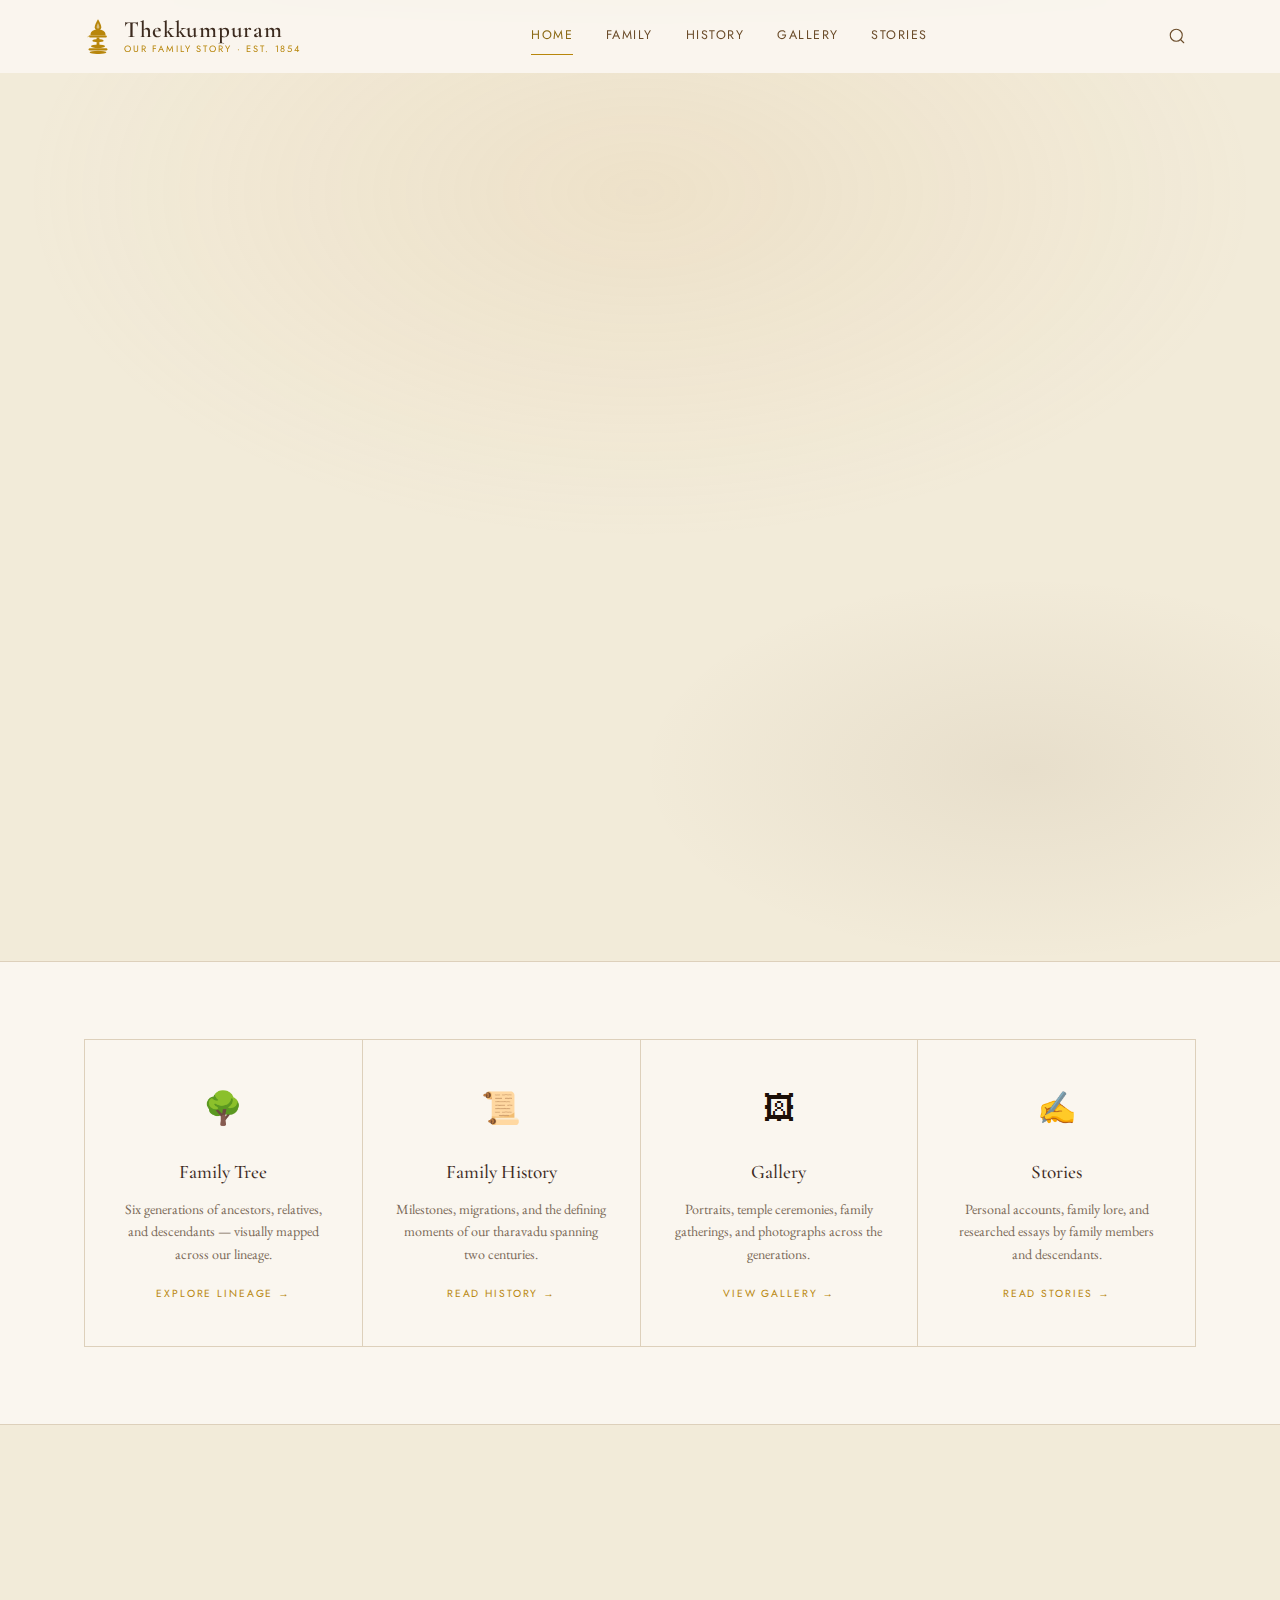
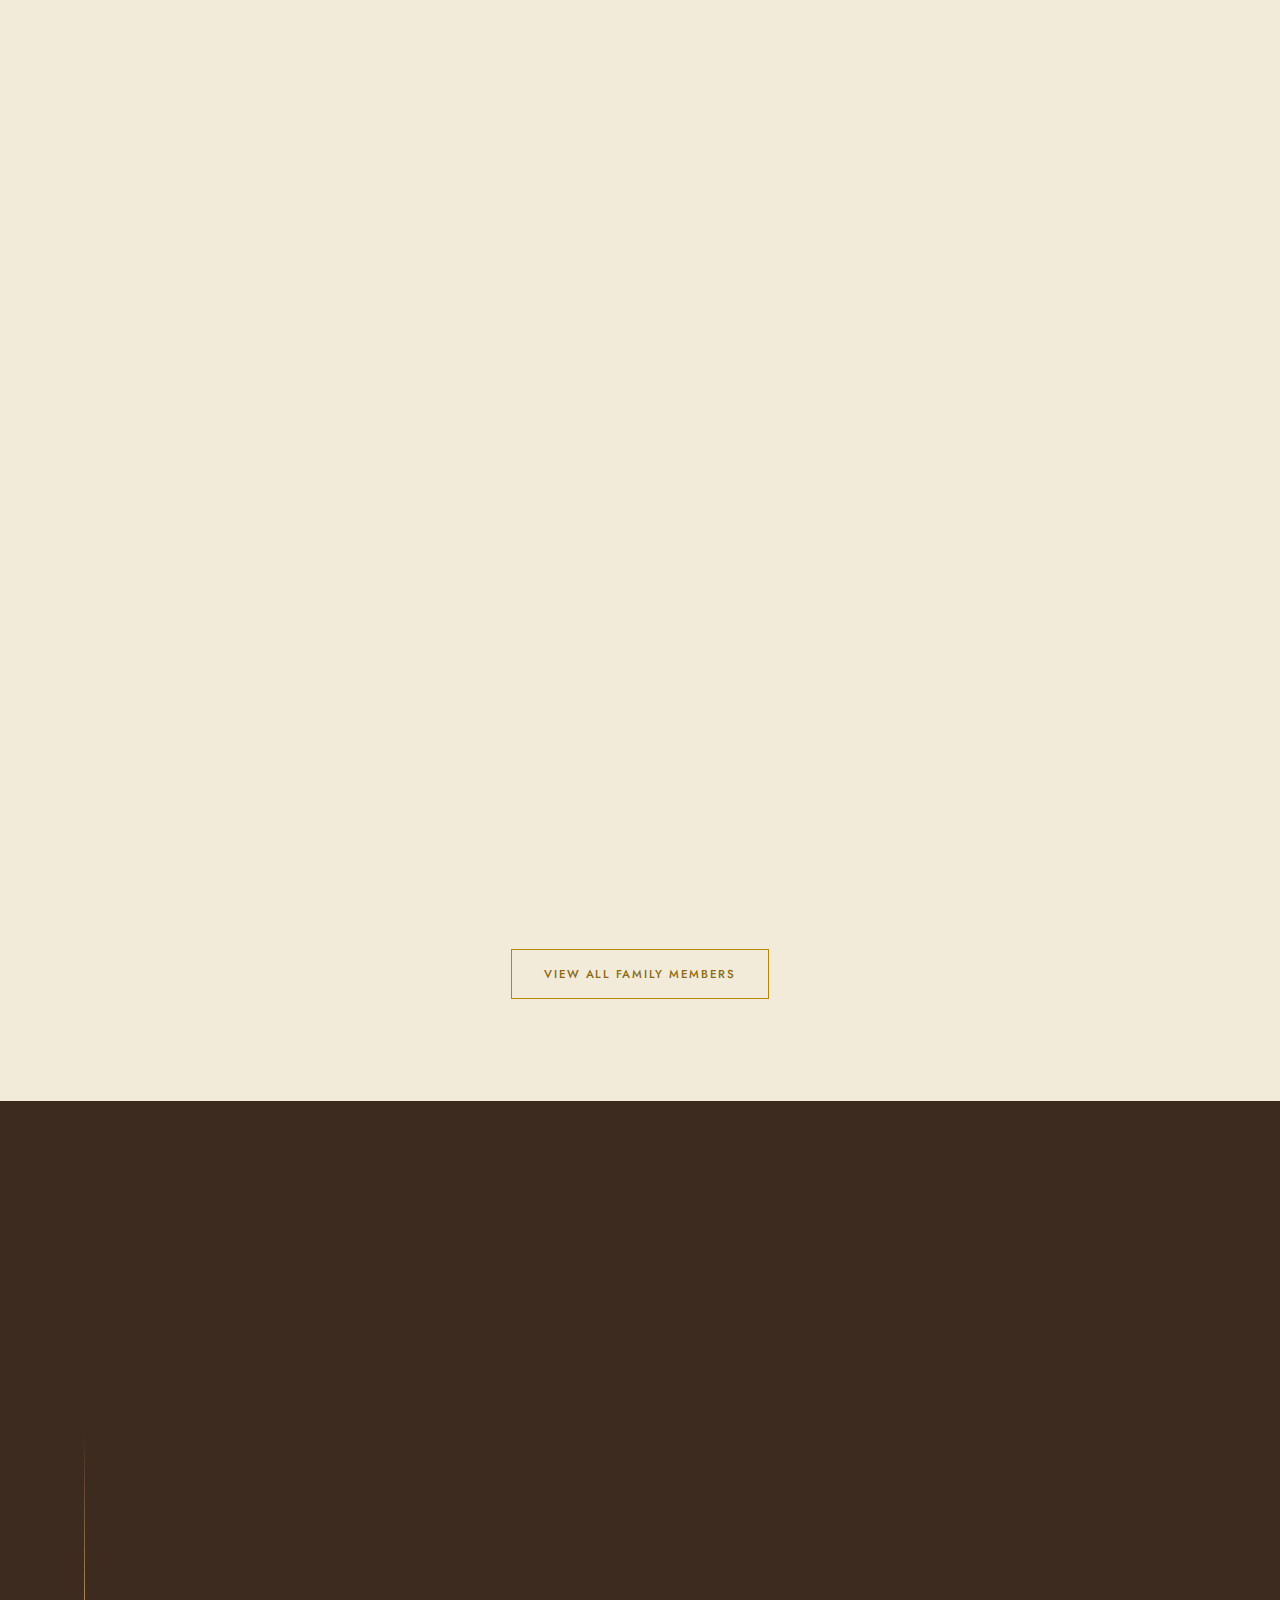
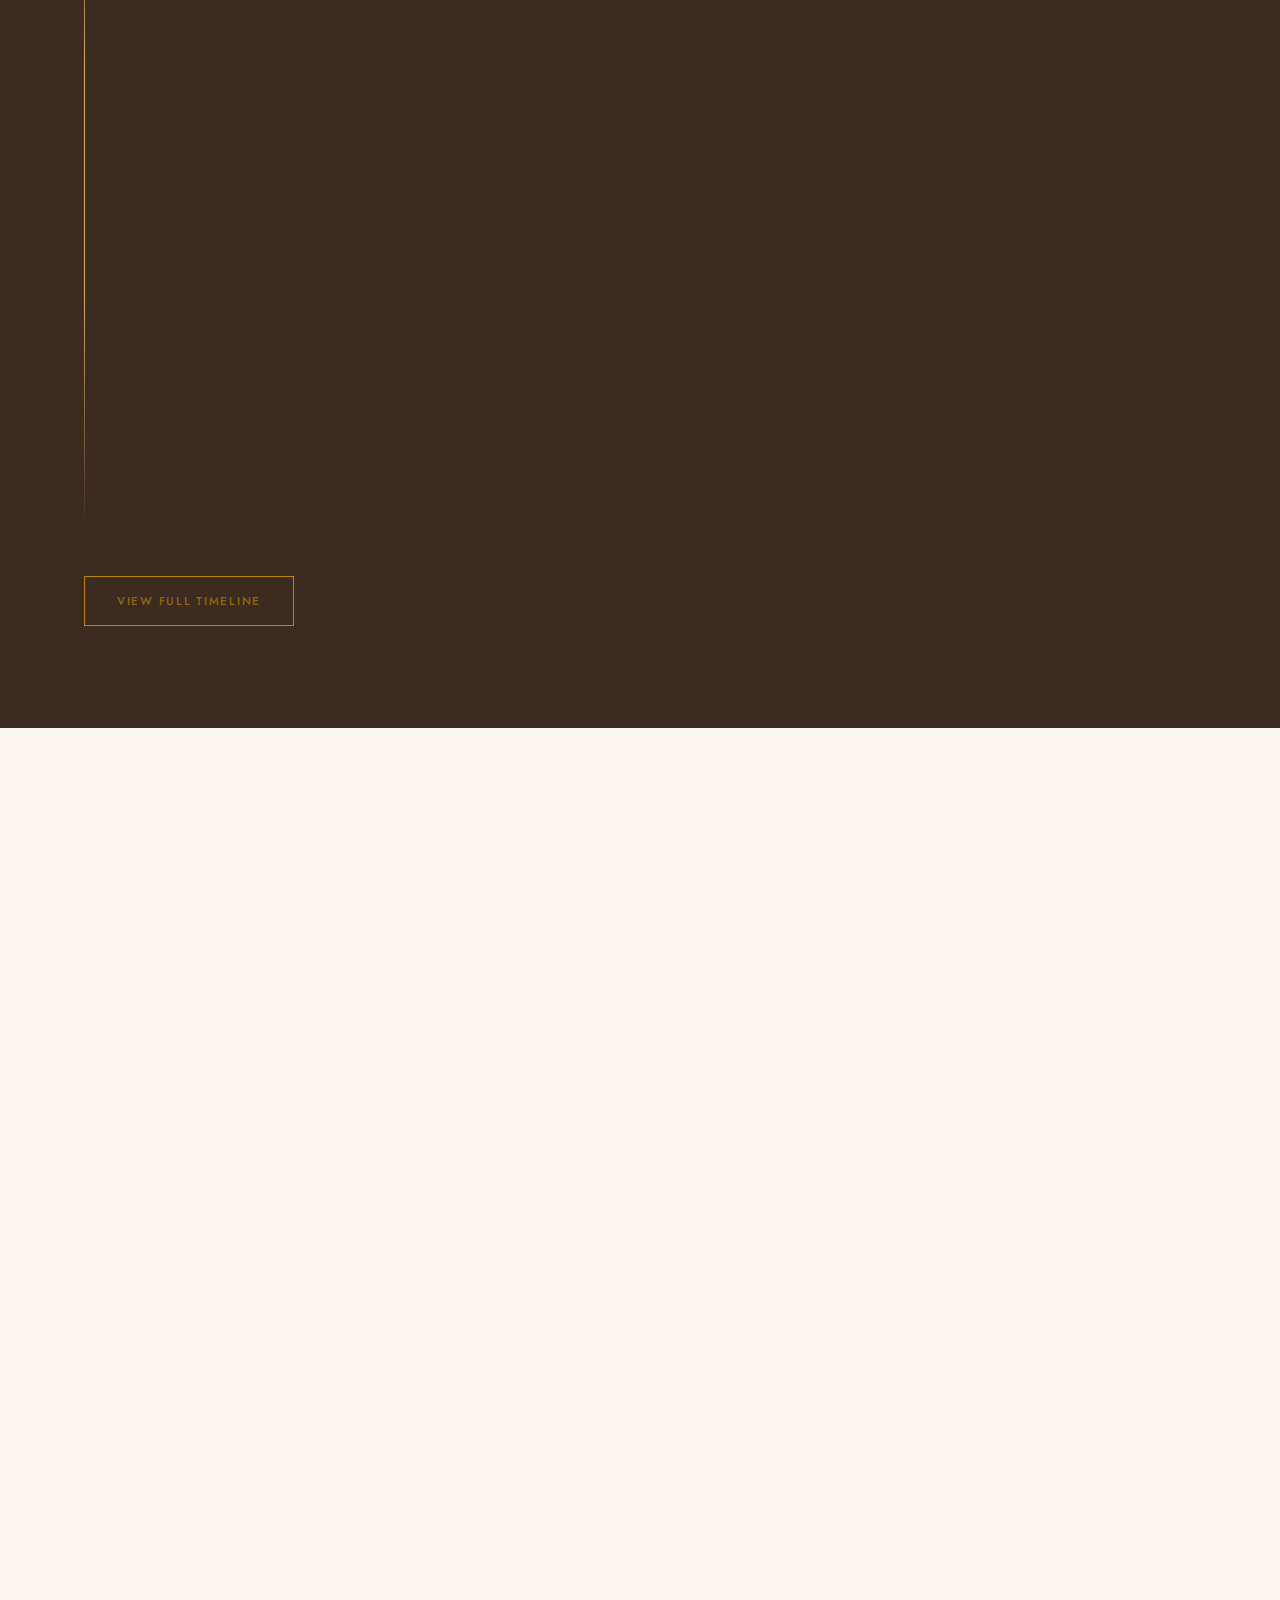
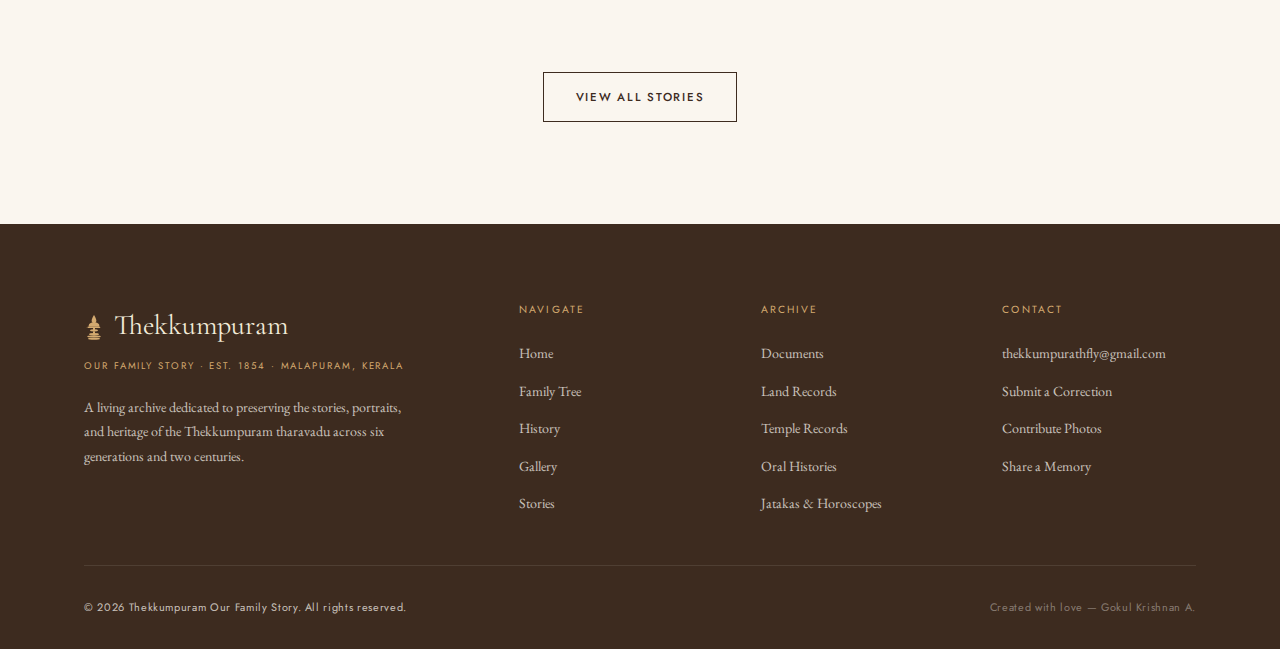
<file: genealogy/index.html>
<!DOCTYPE html>
<html lang="en">
<head>
  <meta charset="UTF-8" />
  <meta name="viewport" content="width=device-width, initial-scale=1.0" />
  <meta name="description" content="The Thekkumpuram Our Family Story — Preserving six generations of Kerala heritage, history, and memory." />
  <title>Thekkumpuram Family — Heritage Archive</title>
  <link rel="stylesheet" href="css/styles.css" />
  <link rel="icon" href="data:image/svg+xml,<svg xmlns='http://www.w3.org/2000/svg' viewBox='0 0 100 100'><text y='.9em' font-size='90'>🪔</text></svg>" />
</head>
<body>

  <!-- ===================== NAVIGATION ===================== -->
  <header class="site-header" role="banner">
    <div class="nav-inner">
      <a href="index.html" class="nav-logo" aria-label="Thekkumpuram Our Family Story — Home">
        <svg class="nav-logo-mark" width="28" height="36" viewBox="0 0 30 38" fill="none" xmlns="http://www.w3.org/2000/svg" aria-hidden="true">
          <path d="M15 1C15 1 11.5 6.5 11.5 9.5C11.5 11.43 13.07 13 15 13C16.93 13 18.5 11.43 18.5 9.5C18.5 6.5 15 1 15 1Z" fill="currentColor"/>
          <path d="M15 5C15 5 13.5 8 13.5 9.5C13.5 10.33 14.17 11 15 11C15.83 11 16.5 10.33 16.5 9.5C16.5 8 15 5 15 5Z" fill="var(--cream)" opacity="0.5"/>
          <path d="M7 17C7 14 10.58 12 15 12C19.42 12 23 14 23 17V18.5H7V17Z" fill="currentColor"/>
          <path d="M7 18.5L3 20.5L5.5 18.5H7Z" fill="currentColor"/>
          <rect x="5.5" y="18.5" width="19" height="2" rx="1" fill="currentColor"/>
          <rect x="13.5" y="20.5" width="3" height="3" fill="currentColor"/>
          <ellipse cx="15" cy="24" rx="6" ry="1.8" fill="currentColor"/>
          <rect x="13.5" y="25.5" width="3" height="4" fill="currentColor"/>
          <ellipse cx="15" cy="30" rx="7.5" ry="2" fill="currentColor"/>
          <rect x="5" y="32" width="20" height="2.5" rx="1.25" fill="currentColor"/>
          <ellipse cx="15" cy="36.5" rx="9" ry="1.8" fill="currentColor"/>
        </svg>
        <div class="nav-logo-text">
          <span class="nav-logo-name">Thekkumpuram</span>
          <span class="nav-logo-tagline">Our Family Story · Est. 1854</span>
        </div>
      </a>
      <nav class="nav-menu" role="navigation" aria-label="Main navigation">
        <a href="index.html"   class="nav-link active">Home</a>
        <a href="family.html"  class="nav-link">Family</a>
        <a href="history.html" class="nav-link">History</a>
        <a href="gallery.html" class="nav-link">Gallery</a>
        <a href="blog.html"    class="nav-link">Stories</a>
      </nav>
      <button class="nav-search-btn" aria-label="Search the archive">
        <svg xmlns="http://www.w3.org/2000/svg" width="18" height="18" viewBox="0 0 24 24" fill="none" stroke="currentColor" stroke-width="1.5" stroke-linecap="round" stroke-linejoin="round"><circle cx="11" cy="11" r="8"/><path d="m21 21-4.35-4.35"/></svg>
      </button>
      <button class="nav-toggle" aria-label="Toggle navigation" aria-expanded="false"><span></span><span></span><span></span></button>
    </div>
  </header>

  <div class="search-overlay" role="dialog" aria-modal="true" aria-label="Search the archive">
    <button class="search-close" aria-label="Close search">✕</button>
    <div class="search-box">
      <h3>Search the Archive</h3>
      <div class="search-input-wrap">
        <input type="search" placeholder="Search ancestors, places, years…" aria-label="Search query" />
        <button class="search-btn" type="button">Search</button>
      </div>
    </div>
  </div>

  <main>
    <!-- ===================== HERO ========================= -->
    <section class="hero" aria-labelledby="hero-title">
      <div class="hero-bg" aria-hidden="true"></div>
      <div class="hero-ornament" aria-hidden="true"></div>

      <div class="hero-crest" aria-hidden="true">
        <svg width="56" height="70" viewBox="0 0 30 38" fill="none" xmlns="http://www.w3.org/2000/svg" style="color:var(--gold);">
          <path d="M15 1C15 1 11.5 6.5 11.5 9.5C11.5 11.43 13.07 13 15 13C16.93 13 18.5 11.43 18.5 9.5C18.5 6.5 15 1 15 1Z" fill="currentColor"/>
          <path d="M15 5C15 5 13.5 8 13.5 9.5C13.5 10.33 14.17 11 15 11C15.83 11 16.5 10.33 16.5 9.5C16.5 8 15 5 15 5Z" fill="var(--parchment)" opacity="0.6"/>
          <path d="M7 17C7 14 10.58 12 15 12C19.42 12 23 14 23 17V18.5H7V17Z" fill="currentColor"/>
          <path d="M7 18.5L3 20.5L5.5 18.5H7Z" fill="currentColor"/>
          <rect x="5.5" y="18.5" width="19" height="2" rx="1" fill="currentColor"/>
          <rect x="13.5" y="20.5" width="3" height="3" fill="currentColor"/>
          <ellipse cx="15" cy="24" rx="6" ry="1.8" fill="currentColor"/>
          <rect x="13.5" y="25.5" width="3" height="4" fill="currentColor"/>
          <ellipse cx="15" cy="30" rx="7.5" ry="2" fill="currentColor"/>
          <rect x="5" y="32" width="20" height="2.5" rx="1.25" fill="currentColor"/>
          <ellipse cx="15" cy="36.5" rx="9" ry="1.8" fill="currentColor"/>
          <circle cx="11" cy="16" r="0.9" fill="var(--parchment)" opacity="0.5"/>
          <circle cx="15" cy="15.5" r="0.9" fill="var(--parchment)" opacity="0.5"/>
          <circle cx="19" cy="16" r="0.9" fill="var(--parchment)" opacity="0.5"/>
        </svg>
      </div>

      <p class="hero-eyebrow">Est. 1854 · Malapuram, Kerala, India</p>

      <h1 class="hero-title" id="hero-title">
        The <em>Thekkumpuram</em><br/>Family
      </h1>

      <p class="hero-subtitle">Where the lamp is lit and the roots run deep</p>

      <div class="hero-divider" aria-hidden="true"></div>

      <p class="hero-desc">
        A living archive of six generations — preserving the stories, portraits,
        migrations, and milestones of the Thekkumpuram tharavadu from the paddy fields
        of Malapuram to every corner of the world.
      </p>

      <div class="hero-ctas">
        <a href="family.html" class="btn btn-primary">
          <svg xmlns="http://www.w3.org/2000/svg" viewBox="0 0 24 24" fill="none" stroke="currentColor" stroke-width="1.5"><path d="M17 21v-2a4 4 0 0 0-4-4H5a4 4 0 0 0-4 4v2"/><circle cx="9" cy="7" r="4"/><path d="M23 21v-2a4 4 0 0 0-3-3.87"/><path d="M16 3.13a4 4 0 0 1 0 7.75"/></svg>
          Explore the Family Tree
        </a>
        <a href="history.html" class="btn btn-outline">Our History</a>
      </div>

      <div class="hero-scroll" aria-hidden="true">
        <div class="scroll-line"></div>
        <span>Scroll</span>
      </div>
    </section>

    <!-- ===================== NAV CARDS =================== -->
    <section class="nav-cards" aria-label="Sections">
      <div class="container">
        <div class="nav-cards-grid">
          <a href="family.html" class="nav-card">
            <span class="nav-card-icon" aria-hidden="true">🌳</span>
            <div class="nav-card-title">Family Tree</div>
            <p class="nav-card-desc">Six generations of ancestors, relatives, and descendants — visually mapped across our lineage.</p>
            <span class="nav-card-link">Explore Lineage →</span>
          </a>
          <a href="history.html" class="nav-card">
            <span class="nav-card-icon" aria-hidden="true">📜</span>
            <div class="nav-card-title">Family History</div>
            <p class="nav-card-desc">Milestones, migrations, and the defining moments of our tharavadu spanning two centuries.</p>
            <span class="nav-card-link">Read History →</span>
          </a>
          <a href="gallery.html" class="nav-card">
            <span class="nav-card-icon" aria-hidden="true">🖼</span>
            <div class="nav-card-title">Gallery</div>
            <p class="nav-card-desc">Portraits, temple ceremonies, family gatherings, and photographs across the generations.</p>
            <span class="nav-card-link">View Gallery →</span>
          </a>
          <a href="blog.html" class="nav-card">
            <span class="nav-card-icon" aria-hidden="true">✍️</span>
            <div class="nav-card-title">Stories</div>
            <p class="nav-card-desc">Personal accounts, family lore, and researched essays by family members and descendants.</p>
            <span class="nav-card-link">Read Stories →</span>
          </a>
        </div>
      </div>
    </section>

    <!-- ==================== ANCESTORS =================== -->
    <section class="ancestors section-pad" aria-labelledby="ancestors-heading">
      <div class="container">
        <div class="section-heading center reveal">
          <span class="tag">Featured Ancestors</span>
          <div class="divider center" aria-hidden="true"></div>
          <h2 id="ancestors-heading">The <em>Faces</em> of Our Lineage</h2>
          <p>Portraits and profiles of the men and women whose lives shaped the Thekkumpuram name across generations.</p>
        </div>

        <div class="ancestors-grid">
          <article class="ancestor-card reveal reveal-delay-1">
            <div class="ancestor-photo-placeholder" role="img" aria-label="Portrait of Raman Thekkumpuram">
              <span>👴</span>
            </div>
            <div class="ancestor-info">
              <h3 class="ancestor-name">Bala Krishnan Nair</h3>
              <p class="ancestor-years">b. 1832 · d. 1904</p>
              <p class="ancestor-bio">Founding patriarch of the tharavadu, Raman Nair established the family homestead near Malapuram in 1854 on ancestral land beside a paddy-filled tributary. A respected farmer and community elder, he served as karanavar for over four decades.</p>
              <span class="ancestor-rel">1st Generation · Patriarch</span>
            </div>
          </article>

          <article class="ancestor-card reveal reveal-delay-2">
            <div class="ancestor-photo-placeholder" role="img" aria-label="Portrait of Devaki Amma">
              <span>👵</span>
            </div>
            <div class="ancestor-info">
              <h3 class="ancestor-name">Devaki Amma</h3>
              <p class="ancestor-years">b. 1838 · d. 1911</p>
              <p class="ancestor-bio">Born into the Kizhakkedom family, she became the unshakeable matriarch of the tharavadu. Her living memory for oral tradition, genealogy, and ritual kept the family's history alive through three generations of children and grandchildren.</p>
              <span class="ancestor-rel">1st Generation · Matriarch</span>
            </div>
          </article>

          <article class="ancestor-card reveal reveal-delay-3">
            <div class="ancestor-photo-placeholder" role="img" aria-label="Portrait of Krishnan Nair">
              <span>👨</span>
            </div>
            <div class="ancestor-info">
              <h3 class="ancestor-name">Krishnan Nair</h3>
              <p class="ancestor-years">b. 1862 · d. 1936</p>
              <p class="ancestor-bio">Eldest son and second karanavar. Krishnan expanded the family's paddy holdings during the British period, secured formal education for the next generation, and built the grand nalukettu that still stands in Malapuram as the family's ancestral home.</p>
              <span class="ancestor-rel">2nd Generation · Karanavar</span>
            </div>
          </article>
        </div>

        <div class="section-heading center" style="margin-top:3rem;margin-bottom:0;">
          <a href="family.html" class="btn btn-gold">View All Family Members</a>
        </div>
      </div>
    </section>

    <!-- =================== TIMELINE PREVIEW ============= -->
    <section class="timeline-section section-pad" aria-labelledby="timeline-heading">
      <div class="container">
        <div class="section-heading reveal" style="margin-bottom:3rem;">
          <span class="tag">Family Timeline</span>
          <div class="divider" aria-hidden="true"></div>
          <h2 id="timeline-heading">A History <em>Unfolding</em></h2>
          <p style="color:rgba(250,246,239,0.65)">Key moments in the Thekkumpuram journey — from Malapuram to the wider world.</p>
        </div>

        <div class="timeline-preview">
          <div class="timeline-item">
            <span class="timeline-dot" aria-hidden="true"></span>
            <p class="timeline-year">1854</p>
            <h3 class="timeline-title">Founding of the Tharavadu</h3>
            <p class="timeline-desc">Raman Thekkumpuram establishes the family homestead near Malapuram, naming it after the southern quarter of the village — Thekkumpuram.</p>
          </div>
          <div class="timeline-item">
            <span class="timeline-dot" aria-hidden="true"></span>
            <p class="timeline-year">1905</p>
            <h3 class="timeline-title">The Nalukettu is Built</h3>
            <p class="timeline-desc">Krishnan Nair commissions the grand nalukettu ancestral home — a traditional Kerala courtyard house that becomes the ceremonial heart of the tharavadu.</p>
          </div>
          <div class="timeline-item">
            <span class="timeline-dot" aria-hidden="true"></span>
            <p class="timeline-year">1948</p>
            <h3 class="timeline-title">Post-Independence Dispersal</h3>
            <p class="timeline-desc">With independence and land reform, branches of the Thekkumpuram family begin moving to Kochi, Kozhikode, and Madras — carrying the family name into a new era.</p>
          </div>
          <div class="timeline-item">
            <span class="timeline-dot" aria-hidden="true"></span>
            <p class="timeline-year">1975</p>
            <h3 class="timeline-title">The Gulf Generation</h3>
            <p class="timeline-desc">The first Thekkumpuram family members travel to the Gulf for work, beginning a pattern of global migration that defines the fourth and fifth generations.</p>
          </div>
        </div>

        <div style="margin-top:3rem;">
          <a href="history.html" class="btn btn-gold">View Full Timeline</a>
        </div>
      </div>
    </section>

    <!-- =================== BLOG PREVIEW ================ -->
    <section class="blog-preview section-pad" aria-labelledby="blog-heading">
      <div class="container">
        <div class="section-heading center reveal">
          <span class="tag">Latest Stories</span>
          <div class="divider center" aria-hidden="true"></div>
          <h2 id="blog-heading">From the <em>Our Family Story</em></h2>
          <p>Personal essays, oral histories, and researched accounts contributed by family members and descendants worldwide.</p>
        </div>

        <div class="blog-grid">
          <article class="blog-card reveal reveal-delay-1">
            <div class="blog-card-img-placeholder" role="img" aria-label="Blog post illustration">🪔</div>
            <div class="blog-card-body">
              <div class="blog-card-meta">
                <span class="blog-card-cat">Heritage</span>
                <span class="blog-card-date">February 14, 2024</span>
              </div>
              <h3 class="blog-card-title">The Nilavilakku That Never Goes Out: Ritual and Memory in the Tharavadu</h3>
              <p class="blog-card-excerpt">How the tradition of the evening lamp-lighting at the Thekkumpuram nalukettu has connected six generations — and what it means to carry that flame into the diaspora.</p>
              <div class="blog-card-footer">
                <a href="blog.html" class="blog-card-read">Read Article →</a>
                <span style="font-family:var(--font-ui);font-size:0.65rem;color:var(--muted);">7 min read</span>
              </div>
            </div>
          </article>

          <article class="blog-card reveal reveal-delay-2">
            <div class="blog-card-img-placeholder" role="img" aria-label="Blog post illustration">🌾</div>
            <div class="blog-card-body">
              <div class="blog-card-meta">
                <span class="blog-card-cat">History</span>
                <span class="blog-card-date">December 3, 2023</span>
              </div>
              <h3 class="blog-card-title">Paddy, Land, and the Kerala Land Reform Act: How 1969 Changed Everything</h3>
              <p class="blog-card-excerpt">The land reform that transformed Kerala society also reshaped the Thekkumpuram family's relationship to its ancestral holdings — and set the next generation in motion.</p>
              <div class="blog-card-footer">
                <a href="blog.html" class="blog-card-read">Read Article →</a>
                <span style="font-family:var(--font-ui);font-size:0.65rem;color:var(--muted);">12 min read</span>
              </div>
            </div>
          </article>

          <article class="blog-card reveal reveal-delay-3">
            <div class="blog-card-img-placeholder" role="img" aria-label="Blog post illustration">✈️</div>
            <div class="blog-card-body">
              <div class="blog-card-meta">
                <span class="blog-card-cat">Migration</span>
                <span class="blog-card-date">September 22, 2023</span>
              </div>
              <h3 class="blog-card-title">From Malapuram to Abu Dhabi: The Story of Our Gulf Generation</h3>
              <p class="blog-card-excerpt">How three brothers from the Thekkumpuram family became part of Kerala's great migration to the Gulf in the 1970s — and what they found, built, and left behind.</p>
              <div class="blog-card-footer">
                <a href="blog.html" class="blog-card-read">Read Article →</a>
                <span style="font-family:var(--font-ui);font-size:0.65rem;color:var(--muted);">9 min read</span>
              </div>
            </div>
          </article>
        </div>

        <div class="section-heading center" style="margin-top:3rem;margin-bottom:0;">
          <a href="blog.html" class="btn btn-outline">View All Stories</a>
        </div>
      </div>
    </section>
  </main>

  <!-- FOOTER -->
  <footer class="site-footer" role="contentinfo">
    <div class="container">
      <div class="footer-grid">
        <div>
          <div style="display:flex;align-items:center;gap:0.65rem;margin-bottom:0.25rem;">
            <svg width="20" height="26" viewBox="0 0 30 38" fill="none" xmlns="http://www.w3.org/2000/svg" style="color:var(--gold-light);" aria-hidden="true">
              <path d="M15 1C15 1 11.5 6.5 11.5 9.5C11.5 11.43 13.07 13 15 13C16.93 13 18.5 11.43 18.5 9.5C18.5 6.5 15 1 15 1Z" fill="currentColor"/>
              <path d="M7 17C7 14 10.58 12 15 12C19.42 12 23 14 23 17V18.5H7V17Z" fill="currentColor"/>
              <path d="M7 18.5L3 20.5L5.5 18.5H7Z" fill="currentColor"/>
              <rect x="5.5" y="18.5" width="19" height="2" rx="1" fill="currentColor"/>
              <rect x="13.5" y="20.5" width="3" height="3" fill="currentColor"/>
              <ellipse cx="15" cy="24" rx="6" ry="1.8" fill="currentColor"/>
              <rect x="13.5" y="25.5" width="3" height="4" fill="currentColor"/>
              <ellipse cx="15" cy="30" rx="7.5" ry="2" fill="currentColor"/>
              <rect x="5" y="32" width="20" height="2.5" rx="1.25" fill="currentColor"/>
              <ellipse cx="15" cy="36.5" rx="9" ry="1.8" fill="currentColor"/>
            </svg>
            <p class="footer-brand-name">Thekkumpuram</p>
          </div>
          <p class="footer-brand-sub">Our Family Story · Est. 1854 · Malapuram, Kerala</p>
          <p class="footer-about">A living archive dedicated to preserving the stories, portraits, and heritage of the Thekkumpuram tharavadu across six generations and two centuries.</p>
        </div>
        <div>
          <p class="footer-heading">Navigate</p>
          <ul class="footer-links">
            <li><a href="index.html">Home</a></li>
            <li><a href="family.html">Family Tree</a></li>
            <li><a href="history.html">History</a></li>
            <li><a href="gallery.html">Gallery</a></li>
            <li><a href="blog.html">Stories</a></li>
          </ul>
        </div>
        <div>
          <p class="footer-heading">Archive</p>
          <ul class="footer-links">
            <li><a href="#">Documents</a></li>
            <li><a href="#">Land Records</a></li>
            <li><a href="#">Temple Records</a></li>
            <li><a href="#">Oral Histories</a></li>
            <li><a href="#">Jatakas &amp; Horoscopes</a></li>
          </ul>
        </div>
        <div>
          <p class="footer-heading">Contact</p>
          <ul class="footer-links">
            <li><a href="mailto:archive@thekkumpuram.org">thekkumpurathfly@gmail.com</a></li>
            <li><a href="#">Submit a Correction</a></li>
            <li><a href="#">Contribute Photos</a></li>
            <li><a href="#">Share a Memory</a></li>
          </ul>
        </div>
      </div>
      <div class="footer-divider"></div>
      <div class="footer-bottom">
        <p>© 2026 Thekkumpuram Our Family Story. All rights reserved.</p>
        <p style="color:rgba(250,246,239,0.4);">Created with love — Gokul Krishnan A.</p>
      </div>
    </div>
  </footer>

  <button class="scroll-top" aria-label="Scroll to top of page">
    <svg xmlns="http://www.w3.org/2000/svg" width="18" height="18" viewBox="0 0 24 24" fill="none" stroke="currentColor" stroke-width="1.5" stroke-linecap="round" stroke-linejoin="round"><path d="m18 15-6-6-6 6"/></svg>
  </button>
  <script src="js/main.js"></script>
</body>
</html>
</file>
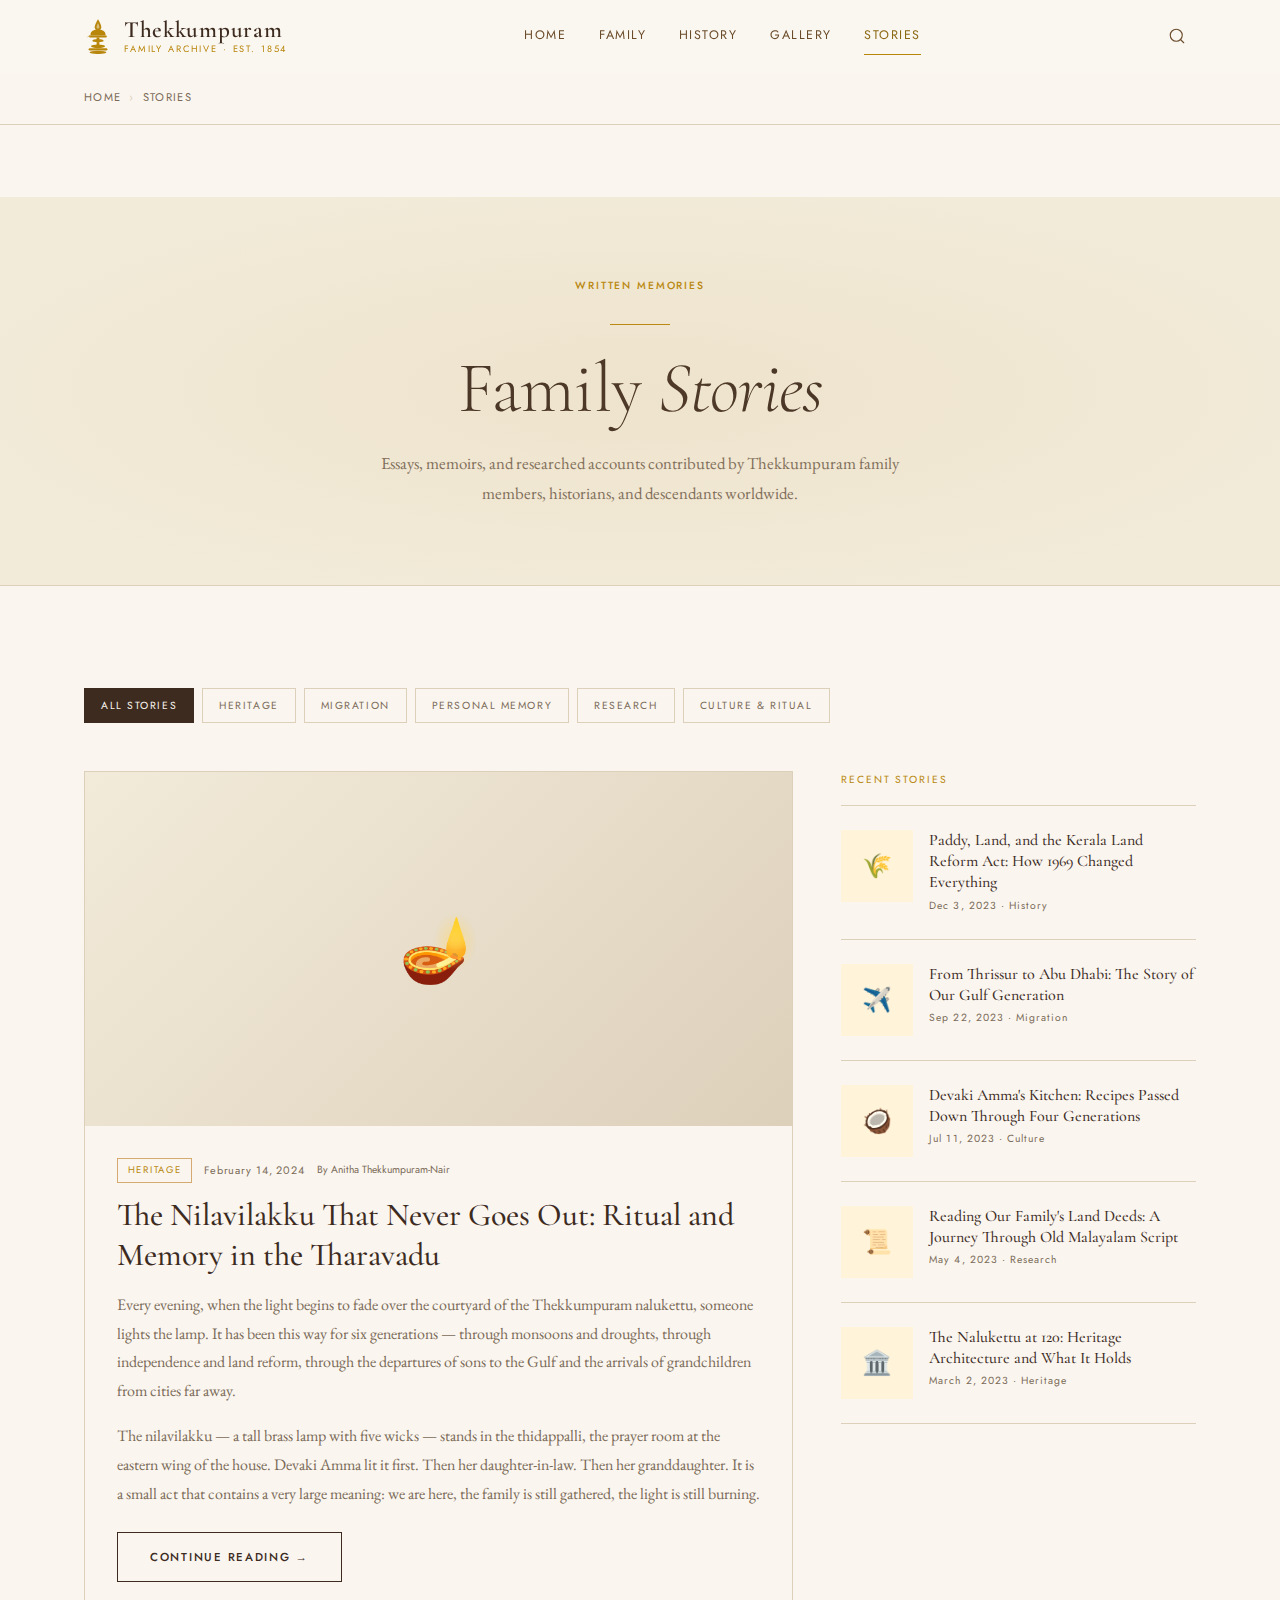
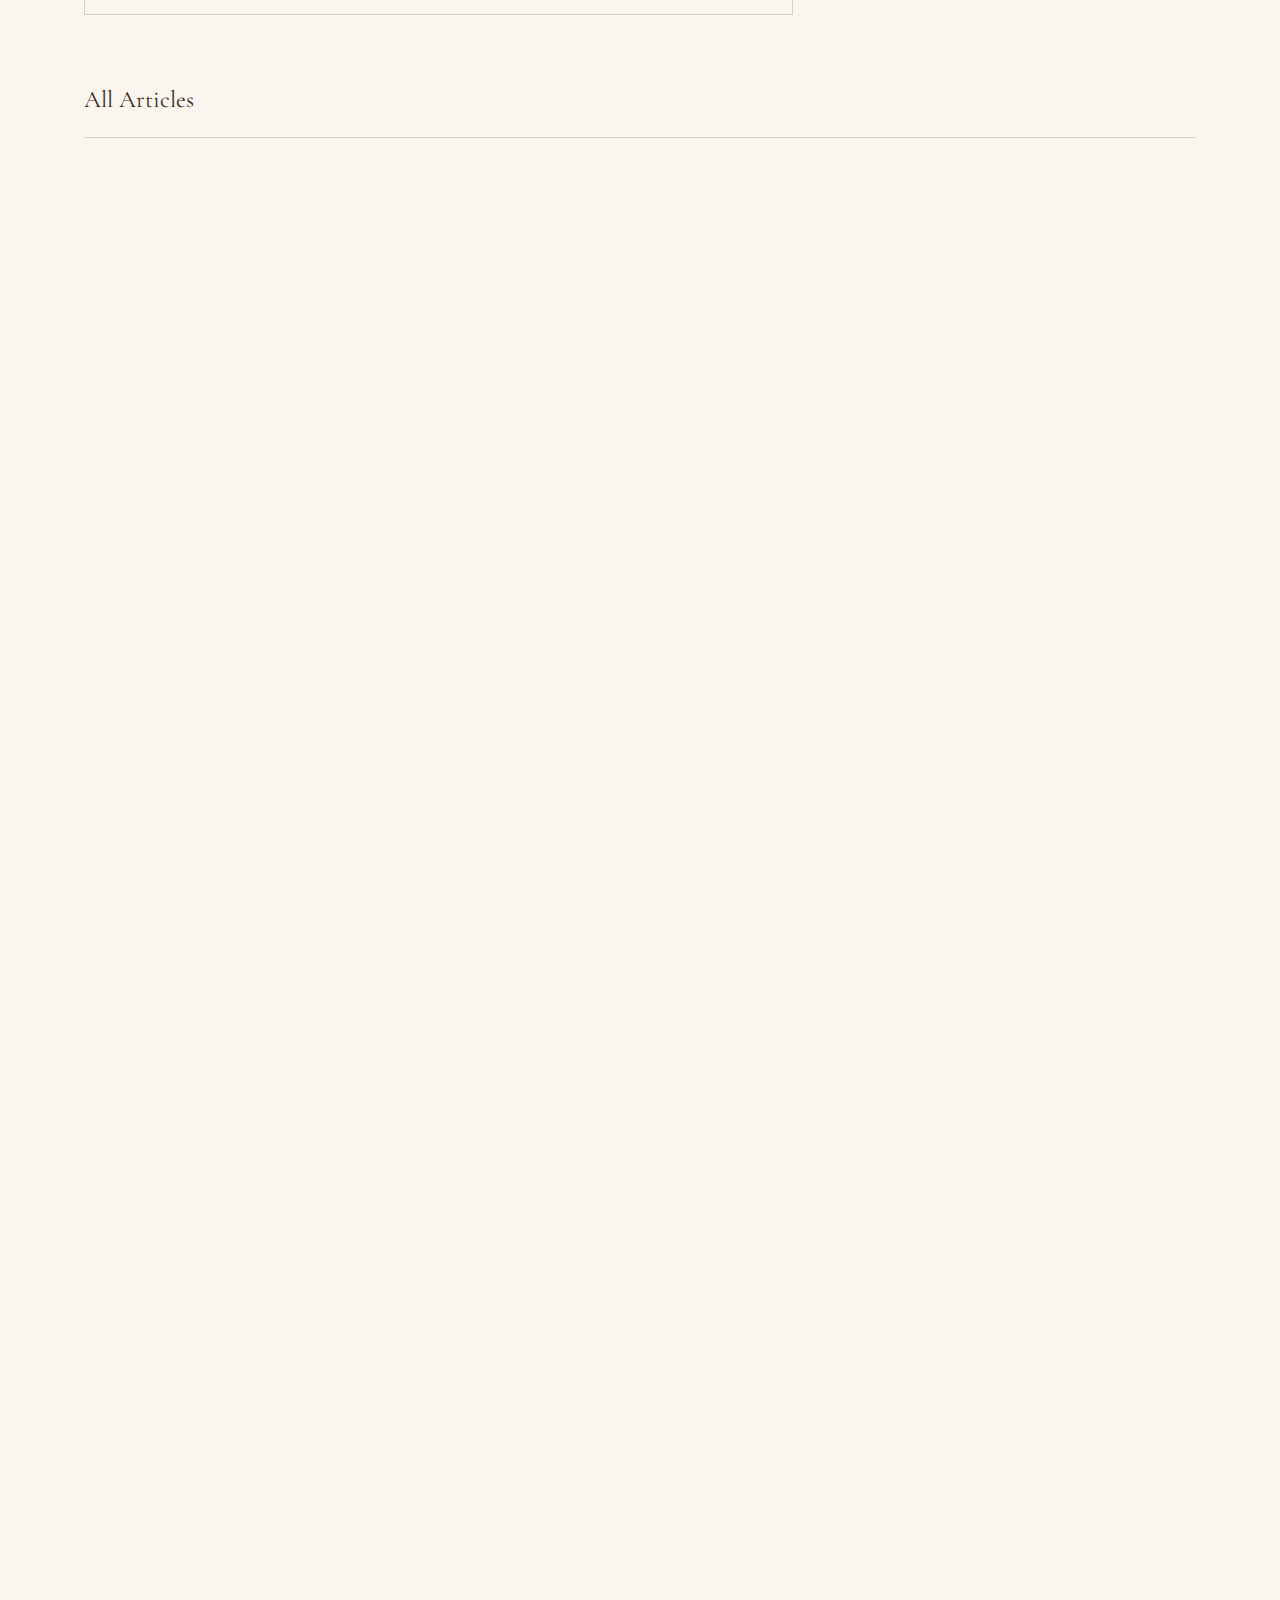
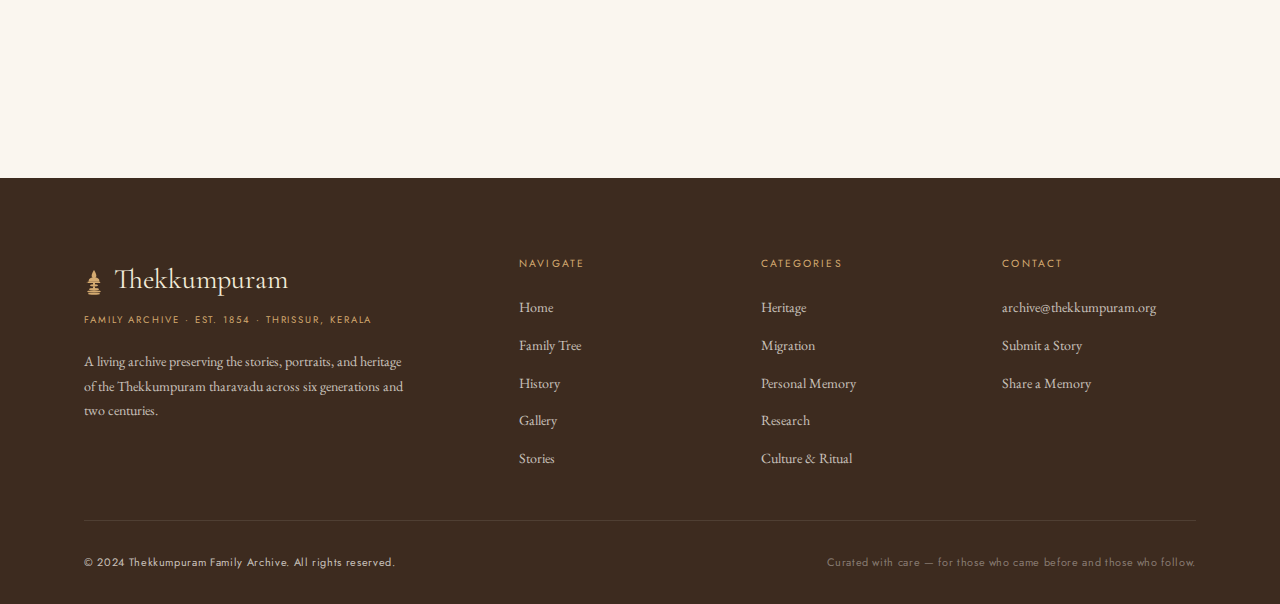
<file: genealogy/blog.html>
<!DOCTYPE html>
<html lang="en">
<head>
  <meta charset="UTF-8" /><meta name="viewport" content="width=device-width, initial-scale=1.0" />
  <meta name="description" content="Thekkumpuram Family Stories — Essays, memoirs, and researched accounts by family members and descendants." />
  <title>Stories — Thekkumpuram Family Archive</title>
  <link rel="stylesheet" href="css/styles.css" />
  <link rel="icon" href="data:image/svg+xml,<svg xmlns='http://www.w3.org/2000/svg' viewBox='0 0 100 100'><text y='.9em' font-size='90'>🪔</text></svg>" />
</head>
<body>
  <header class="site-header" role="banner">
    <div class="nav-inner">
      <a href="index.html" class="nav-logo" aria-label="Thekkumpuram Family Archive — Home">
        <svg class="nav-logo-mark" width="28" height="36" viewBox="0 0 30 38" fill="none" aria-hidden="true">
          <path d="M15 1C15 1 11.5 6.5 11.5 9.5C11.5 11.43 13.07 13 15 13C16.93 13 18.5 11.43 18.5 9.5C18.5 6.5 15 1 15 1Z" fill="currentColor"/>
          <path d="M15 5C15 5 13.5 8 13.5 9.5C13.5 10.33 14.17 11 15 11C15.83 11 16.5 10.33 16.5 9.5C16.5 8 15 5 15 5Z" fill="var(--cream)" opacity="0.5"/>
          <path d="M7 17C7 14 10.58 12 15 12C19.42 12 23 14 23 17V18.5H7V17Z" fill="currentColor"/>
          <path d="M7 18.5L3 20.5L5.5 18.5H7Z" fill="currentColor"/>
          <rect x="5.5" y="18.5" width="19" height="2" rx="1" fill="currentColor"/>
          <rect x="13.5" y="20.5" width="3" height="3" fill="currentColor"/>
          <ellipse cx="15" cy="24" rx="6" ry="1.8" fill="currentColor"/>
          <rect x="13.5" y="25.5" width="3" height="4" fill="currentColor"/>
          <ellipse cx="15" cy="30" rx="7.5" ry="2" fill="currentColor"/>
          <rect x="5" y="32" width="20" height="2.5" rx="1.25" fill="currentColor"/>
          <ellipse cx="15" cy="36.5" rx="9" ry="1.8" fill="currentColor"/>
        </svg>
        <div class="nav-logo-text">
          <span class="nav-logo-name">Thekkumpuram</span>
          <span class="nav-logo-tagline">Family Archive · Est. 1854</span>
        </div>
      </a>
      <nav class="nav-menu" role="navigation" aria-label="Main navigation">
        <a href="index.html" class="nav-link">Home</a>
        <a href="family.html" class="nav-link">Family</a>
        <a href="history.html" class="nav-link">History</a>
        <a href="gallery.html" class="nav-link">Gallery</a>
        <a href="blog.html" class="nav-link active">Stories</a>
      </nav>
      <button class="nav-search-btn" aria-label="Search the archive"><svg xmlns="http://www.w3.org/2000/svg" width="18" height="18" viewBox="0 0 24 24" fill="none" stroke="currentColor" stroke-width="1.5" stroke-linecap="round" stroke-linejoin="round"><circle cx="11" cy="11" r="8"/><path d="m21 21-4.35-4.35"/></svg></button>
      <button class="nav-toggle" aria-label="Toggle navigation" aria-expanded="false"><span></span><span></span><span></span></button>
    </div>
  </header>
  <div class="search-overlay" role="dialog" aria-modal="true"><button class="search-close">✕</button><div class="search-box"><h3>Search the Archive</h3><div class="search-input-wrap"><input type="search" placeholder="Search ancestors, places, years…" /><button class="search-btn" type="button">Search</button></div></div></div>

  <nav class="breadcrumb" aria-label="Breadcrumb">
    <div class="container"><div class="breadcrumb-inner"><a href="index.html">Home</a><span class="breadcrumb-sep">›</span><span aria-current="page">Stories</span></div></div>
  </nav>

  <section class="page-hero" aria-labelledby="page-title">
    <div class="container">
      <span class="tag" style="display:block;margin-bottom:0.75rem;">Written Memories</span>
      <div class="divider center" aria-hidden="true"></div>
      <h1 id="page-title">Family <em>Stories</em></h1>
      <p>Essays, memoirs, and researched accounts contributed by Thekkumpuram family members, historians, and descendants worldwide.</p>
    </div>
  </section>

  <main>
    <section class="blog-section section-pad" aria-labelledby="blog-heading">
      <div class="container">
        <h2 class="sr-only" id="blog-heading">Blog Articles</h2>

        <div class="blog-filters" role="group" aria-label="Filter by category">
          <button class="filter-btn active" type="button" data-cat="all">All Stories</button>
          <button class="filter-btn" type="button" data-cat="heritage">Heritage</button>
          <button class="filter-btn" type="button" data-cat="migration">Migration</button>
          <button class="filter-btn" type="button" data-cat="memory">Personal Memory</button>
          <button class="filter-btn" type="button" data-cat="research">Research</button>
          <button class="filter-btn" type="button" data-cat="culture">Culture &amp; Ritual</button>
        </div>

        <div class="blog-listing">
          <article class="blog-featured-card" aria-labelledby="featured-title">
            <div class="blog-featured-img-placeholder" role="img" aria-label="Featured article illustration">🪔</div>
            <div class="blog-featured-body">
              <div class="blog-card-meta">
                <span class="blog-card-cat">Heritage</span>
                <span class="blog-card-date">February 14, 2024</span>
                <span style="font-family:var(--font-ui);font-size:0.65rem;color:var(--muted);">By Anitha Thekkumpuram-Nair</span>
              </div>
              <h2 class="blog-full-title" id="featured-title">The Nilavilakku That Never Goes Out: Ritual and Memory in the Tharavadu</h2>
              <p style="color:var(--muted);line-height:1.8;margin-bottom:1rem;">Every evening, when the light begins to fade over the courtyard of the Thekkumpuram nalukettu, someone lights the lamp. It has been this way for six generations — through monsoons and droughts, through independence and land reform, through the departures of sons to the Gulf and the arrivals of grandchildren from cities far away.</p>
              <p style="color:var(--muted);line-height:1.8;margin-bottom:1.5rem;">The nilavilakku — a tall brass lamp with five wicks — stands in the thidappalli, the prayer room at the eastern wing of the house. Devaki Amma lit it first. Then her daughter-in-law. Then her granddaughter. It is a small act that contains a very large meaning: we are here, the family is still gathered, the light is still burning.</p>
              <a href="#" class="btn btn-outline">Continue Reading →</a>
            </div>
          </article>

          <aside aria-label="Recent stories">
            <p style="font-family:var(--font-ui);font-size:0.65rem;letter-spacing:0.18em;text-transform:uppercase;color:var(--gold);margin-bottom:1.5rem;border-bottom:1px solid var(--border);padding-bottom:1rem;">Recent Stories</p>
            <div class="blog-sidebar">
              <a href="#" class="sidebar-post"><div class="sidebar-post-img" aria-hidden="true">🌾</div><div><div class="sidebar-post-title">Paddy, Land, and the Kerala Land Reform Act: How 1969 Changed Everything</div><div class="sidebar-post-date">Dec 3, 2023 · History</div></div></a>
              <a href="#" class="sidebar-post"><div class="sidebar-post-img" aria-hidden="true">✈️</div><div><div class="sidebar-post-title">From Thrissur to Abu Dhabi: The Story of Our Gulf Generation</div><div class="sidebar-post-date">Sep 22, 2023 · Migration</div></div></a>
              <a href="#" class="sidebar-post"><div class="sidebar-post-img" aria-hidden="true">🥥</div><div><div class="sidebar-post-title">Devaki Amma's Kitchen: Recipes Passed Down Through Four Generations</div><div class="sidebar-post-date">Jul 11, 2023 · Culture</div></div></a>
              <a href="#" class="sidebar-post"><div class="sidebar-post-img" aria-hidden="true">📜</div><div><div class="sidebar-post-title">Reading Our Family's Land Deeds: A Journey Through Old Malayalam Script</div><div class="sidebar-post-date">May 4, 2023 · Research</div></div></a>
              <a href="#" class="sidebar-post"><div class="sidebar-post-img" aria-hidden="true">🏛️</div><div><div class="sidebar-post-title">The Nalukettu at 120: Heritage Architecture and What It Holds</div><div class="sidebar-post-date">March 2, 2023 · Heritage</div></div></a>
            </div>
          </aside>
        </div>

        <div class="blog-all-posts">
          <h2 class="blog-all-title">All Articles</h2>
          <div class="blog-posts-grid">
            <article class="blog-card reveal reveal-delay-1">
              <div class="blog-card-img-placeholder" role="img" aria-label="Article illustration">🌾</div>
              <div class="blog-card-body">
                <div class="blog-card-meta"><span class="blog-card-cat">History</span><span class="blog-card-date">Dec 3, 2023</span></div>
                <h3 class="blog-card-title">Paddy, Land, and the Kerala Land Reform Act: How 1969 Changed Everything</h3>
                <p class="blog-card-excerpt">How the act that transformed Kerala society reshaped the Thekkumpuram family's relationship to its ancestral holdings — and set the next generation in motion.</p>
                <div class="blog-card-footer"><a href="#" class="blog-card-read">Read →</a><span style="font-family:var(--font-ui);font-size:0.65rem;color:var(--muted);">12 min</span></div>
              </div>
            </article>
            <article class="blog-card reveal reveal-delay-2">
              <div class="blog-card-img-placeholder" role="img" aria-label="Article illustration">✈️</div>
              <div class="blog-card-body">
                <div class="blog-card-meta"><span class="blog-card-cat">Migration</span><span class="blog-card-date">Sep 22, 2023</span></div>
                <h3 class="blog-card-title">From Thrissur to Abu Dhabi: The Story of Our Gulf Generation</h3>
                <p class="blog-card-excerpt">How three brothers became part of Kerala's great migration to the Gulf in the 1970s — and what they found, built, and left behind.</p>
                <div class="blog-card-footer"><a href="#" class="blog-card-read">Read →</a><span style="font-family:var(--font-ui);font-size:0.65rem;color:var(--muted);">9 min</span></div>
              </div>
            </article>
            <article class="blog-card reveal reveal-delay-3">
              <div class="blog-card-img-placeholder" role="img" aria-label="Article illustration">🥥</div>
              <div class="blog-card-body">
                <div class="blog-card-meta"><span class="blog-card-cat">Culture</span><span class="blog-card-date">Jul 11, 2023</span></div>
                <h3 class="blog-card-title">Devaki Amma's Kitchen: Recipes Passed Down Through Four Generations</h3>
                <p class="blog-card-excerpt">The payasam, olan, and thoran recipes of our matriarch — recovered from a notebook compiled by her grandson in 1988 and now preserved in the family archive.</p>
                <div class="blog-card-footer"><a href="#" class="blog-card-read">Read →</a><span style="font-family:var(--font-ui);font-size:0.65rem;color:var(--muted);">8 min</span></div>
              </div>
            </article>
            <article class="blog-card reveal reveal-delay-1">
              <div class="blog-card-img-placeholder" role="img" aria-label="Article illustration">📜</div>
              <div class="blog-card-body">
                <div class="blog-card-meta"><span class="blog-card-cat">Research</span><span class="blog-card-date">May 4, 2023</span></div>
                <h3 class="blog-card-title">Reading Our Family's Land Deeds: A Journey Through Old Malayalam Script</h3>
                <p class="blog-card-excerpt">How a retired teacher learned to read grantha script to decode 19th-century land documents — and what she found in the Thekkumpuram family's oldest records.</p>
                <div class="blog-card-footer"><a href="#" class="blog-card-read">Read →</a><span style="font-family:var(--font-ui);font-size:0.65rem;color:var(--muted);">14 min</span></div>
              </div>
            </article>
            <article class="blog-card reveal reveal-delay-2">
              <div class="blog-card-img-placeholder" role="img" aria-label="Article illustration">🏛️</div>
              <div class="blog-card-body">
                <div class="blog-card-meta"><span class="blog-card-cat">Heritage</span><span class="blog-card-date">March 2, 2023</span></div>
                <h3 class="blog-card-title">The Nalukettu at 120: Heritage Architecture and What It Holds</h3>
                <p class="blog-card-excerpt">An architectural history of the Thekkumpuram nalukettu — its construction, its craftsmanship, its near-demolition in 1982, and its designation as a heritage structure in 2010.</p>
                <div class="blog-card-footer"><a href="#" class="blog-card-read">Read →</a><span style="font-family:var(--font-ui);font-size:0.65rem;color:var(--muted);">11 min</span></div>
              </div>
            </article>
            <article class="blog-card reveal reveal-delay-3">
              <div class="blog-card-img-placeholder" role="img" aria-label="Article illustration">🎭</div>
              <div class="blog-card-body">
                <div class="blog-card-meta"><span class="blog-card-cat">Culture</span><span class="blog-card-date">Jan 19, 2023</span></div>
                <h3 class="blog-card-title">Theyyam, Temple, and Tharavadu: Ritual Life Across Six Generations</h3>
                <p class="blog-card-excerpt">How the annual temple rituals and theyyam ceremonies attended by the Thekkumpuram family have changed — and what has remained constant — over 170 years of family life.</p>
                <div class="blog-card-footer"><a href="#" class="blog-card-read">Read →</a><span style="font-family:var(--font-ui);font-size:0.65rem;color:var(--muted);">10 min</span></div>
              </div>
            </article>
          </div>
        </div>

        <div class="reveal" style="margin-top:5rem;background:var(--parchment);border:1px solid var(--border);padding:3rem;text-align:center;">
          <span class="tag" style="display:block;margin-bottom:0.5rem;">Contribute</span>
          <div class="divider center" aria-hidden="true"></div>
          <h3 style="font-family:var(--font-display);font-size:1.8rem;font-weight:400;color:var(--brown-dark);margin-bottom:1rem;">Have a Story to Share?</h3>
          <p style="color:var(--muted);max-width:480px;margin:0 auto 2rem;line-height:1.8;">We welcome essays, personal memories, oral history transcriptions, and research from all branches of the Thekkumpuram family — wherever in the world you are today.</p>
          <a href="mailto:archive@thekkumpuram.org" class="btn btn-primary">Submit Your Story</a>
        </div>
      </div>
    </section>
  </main>

  <footer class="site-footer" role="contentinfo">
    <div class="container">
      <div class="footer-grid">
        <div>
          <div style="display:flex;align-items:center;gap:0.65rem;margin-bottom:0.25rem;">
            <svg width="20" height="26" viewBox="0 0 30 38" fill="none" style="color:var(--gold-light);" aria-hidden="true"><path d="M15 1C15 1 11.5 6.5 11.5 9.5C11.5 11.43 13.07 13 15 13C16.93 13 18.5 11.43 18.5 9.5C18.5 6.5 15 1 15 1Z" fill="currentColor"/><path d="M7 17C7 14 10.58 12 15 12C19.42 12 23 14 23 17V18.5H7V17Z" fill="currentColor"/><path d="M7 18.5L3 20.5L5.5 18.5H7Z" fill="currentColor"/><rect x="5.5" y="18.5" width="19" height="2" rx="1" fill="currentColor"/><rect x="13.5" y="20.5" width="3" height="3" fill="currentColor"/><ellipse cx="15" cy="24" rx="6" ry="1.8" fill="currentColor"/><rect x="13.5" y="25.5" width="3" height="4" fill="currentColor"/><ellipse cx="15" cy="30" rx="7.5" ry="2" fill="currentColor"/><rect x="5" y="32" width="20" height="2.5" rx="1.25" fill="currentColor"/><ellipse cx="15" cy="36.5" rx="9" ry="1.8" fill="currentColor"/></svg>
            <p class="footer-brand-name">Thekkumpuram</p>
          </div>
          <p class="footer-brand-sub">Family Archive · Est. 1854 · Thrissur, Kerala</p>
          <p class="footer-about">A living archive preserving the stories, portraits, and heritage of the Thekkumpuram tharavadu across six generations and two centuries.</p>
        </div>
        <div><p class="footer-heading">Navigate</p><ul class="footer-links"><li><a href="index.html">Home</a></li><li><a href="family.html">Family Tree</a></li><li><a href="history.html">History</a></li><li><a href="gallery.html">Gallery</a></li><li><a href="blog.html">Stories</a></li></ul></div>
        <div><p class="footer-heading">Categories</p><ul class="footer-links"><li><a href="#">Heritage</a></li><li><a href="#">Migration</a></li><li><a href="#">Personal Memory</a></li><li><a href="#">Research</a></li><li><a href="#">Culture &amp; Ritual</a></li></ul></div>
        <div><p class="footer-heading">Contact</p><ul class="footer-links"><li><a href="mailto:archive@thekkumpuram.org">archive@thekkumpuram.org</a></li><li><a href="#">Submit a Story</a></li><li><a href="#">Share a Memory</a></li></ul></div>
      </div>
      <div class="footer-divider"></div>
      <div class="footer-bottom">
        <p>© 2024 Thekkumpuram Family Archive. All rights reserved.</p>
        <p style="color:rgba(250,246,239,0.4);">Curated with care — for those who came before and those who follow.</p>
      </div>
    </div>
  </footer>
  <button class="scroll-top" aria-label="Scroll to top of page"><svg xmlns="http://www.w3.org/2000/svg" width="18" height="18" viewBox="0 0 24 24" fill="none" stroke="currentColor" stroke-width="1.5" stroke-linecap="round" stroke-linejoin="round"><path d="m18 15-6-6-6 6"/></svg></button>
  <script src="js/main.js"></script>
</body>
</html>
</file>
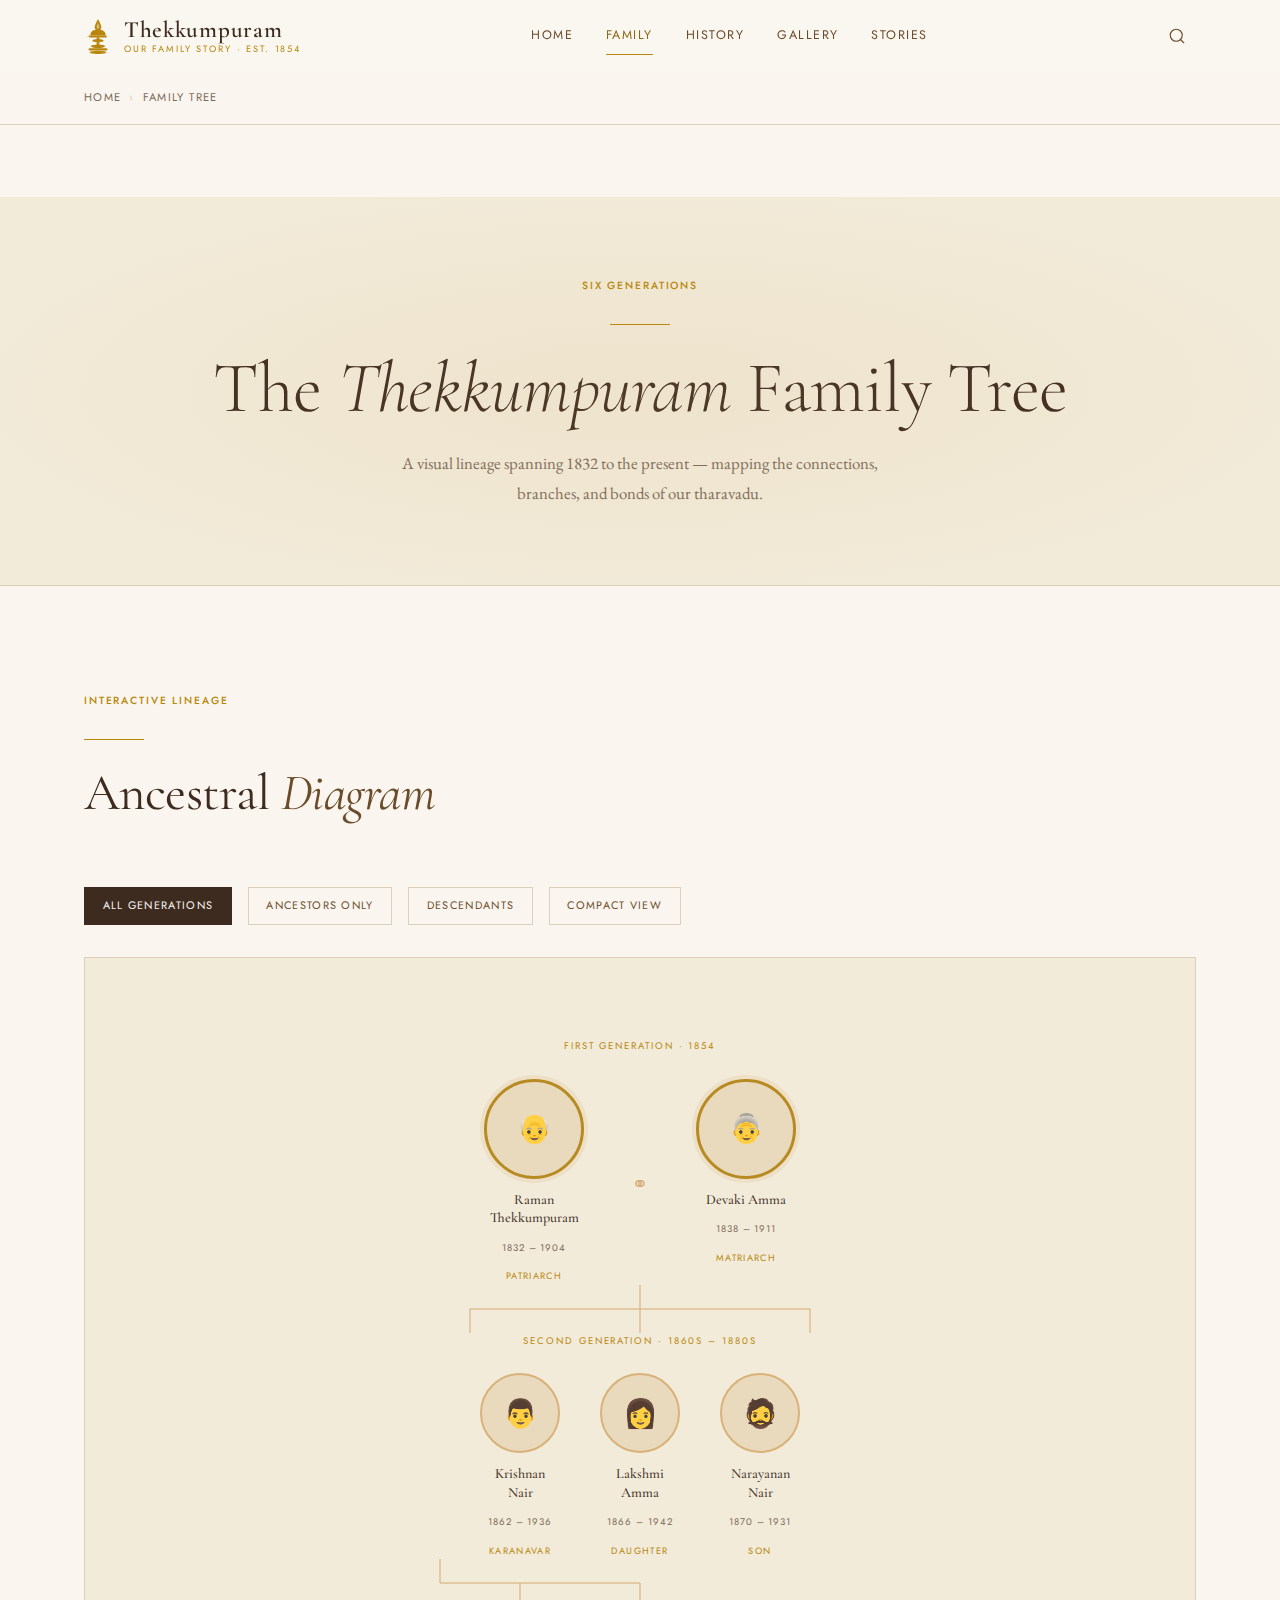
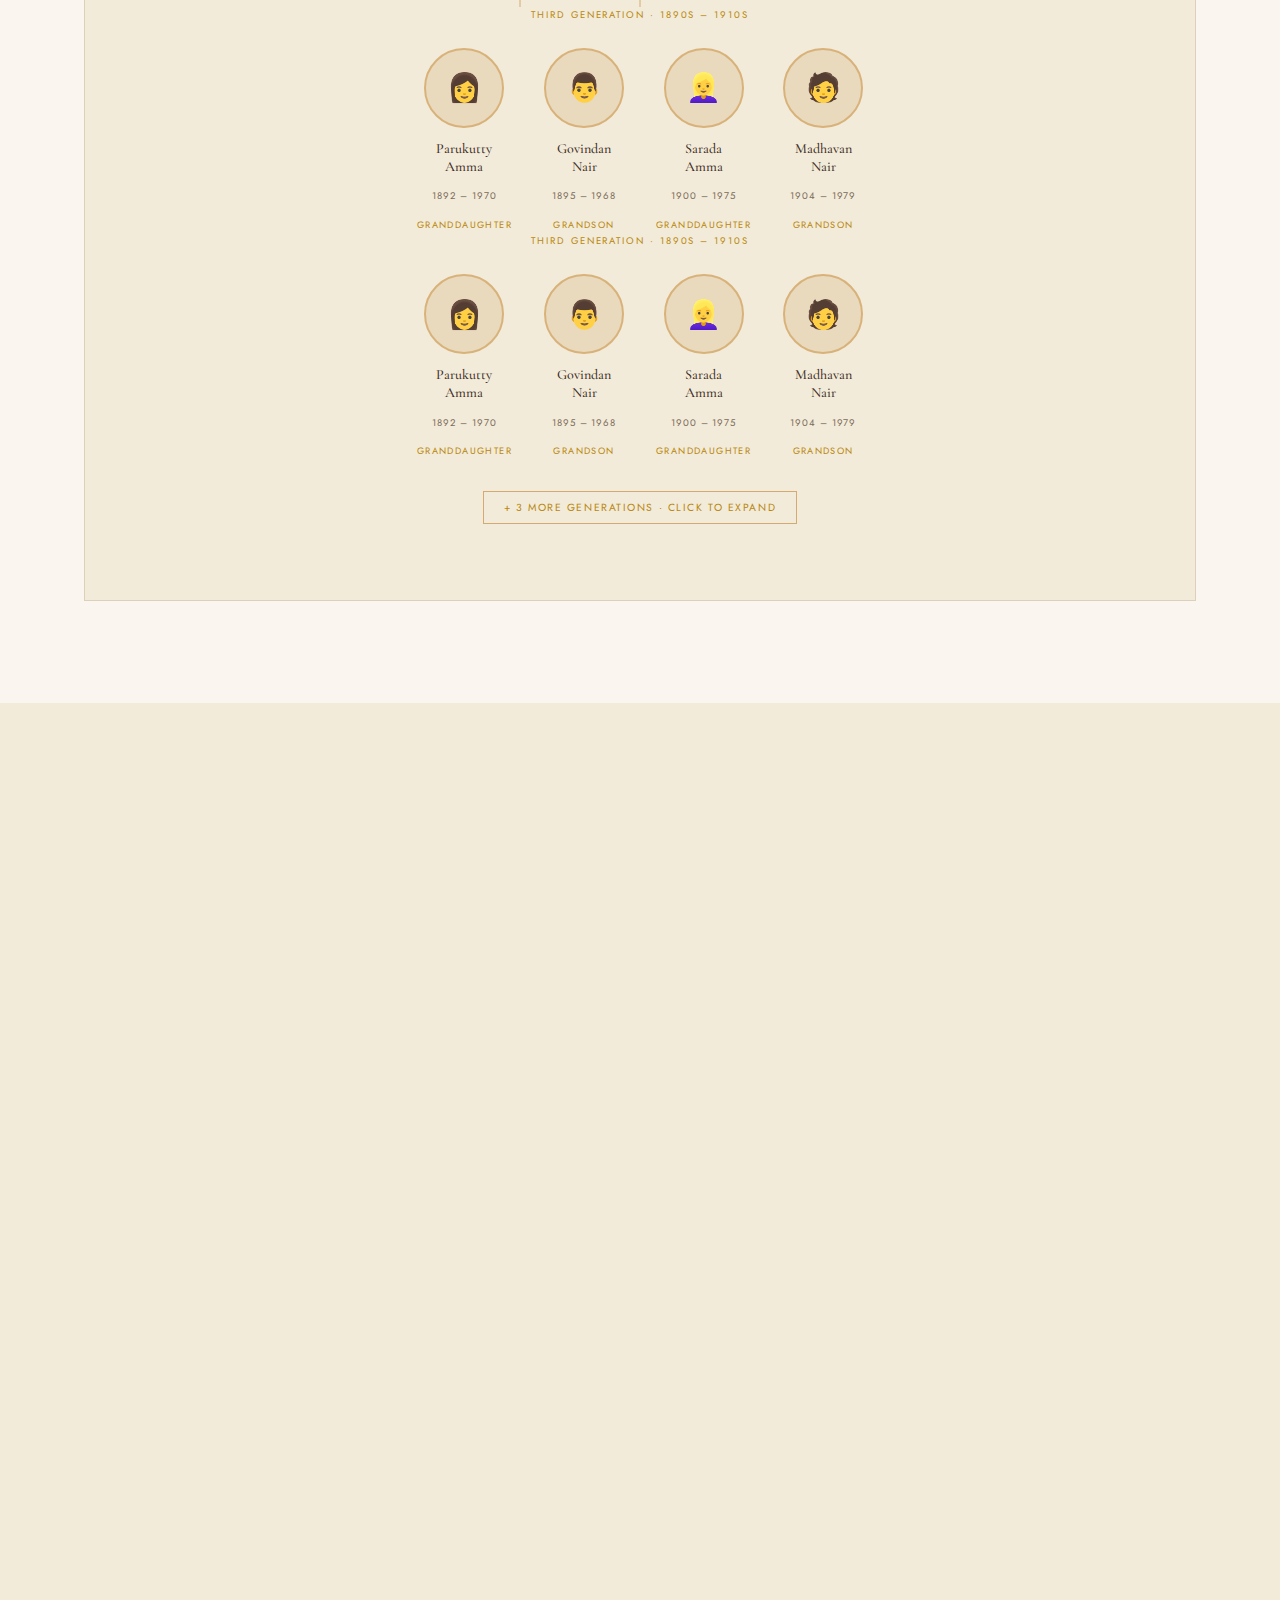
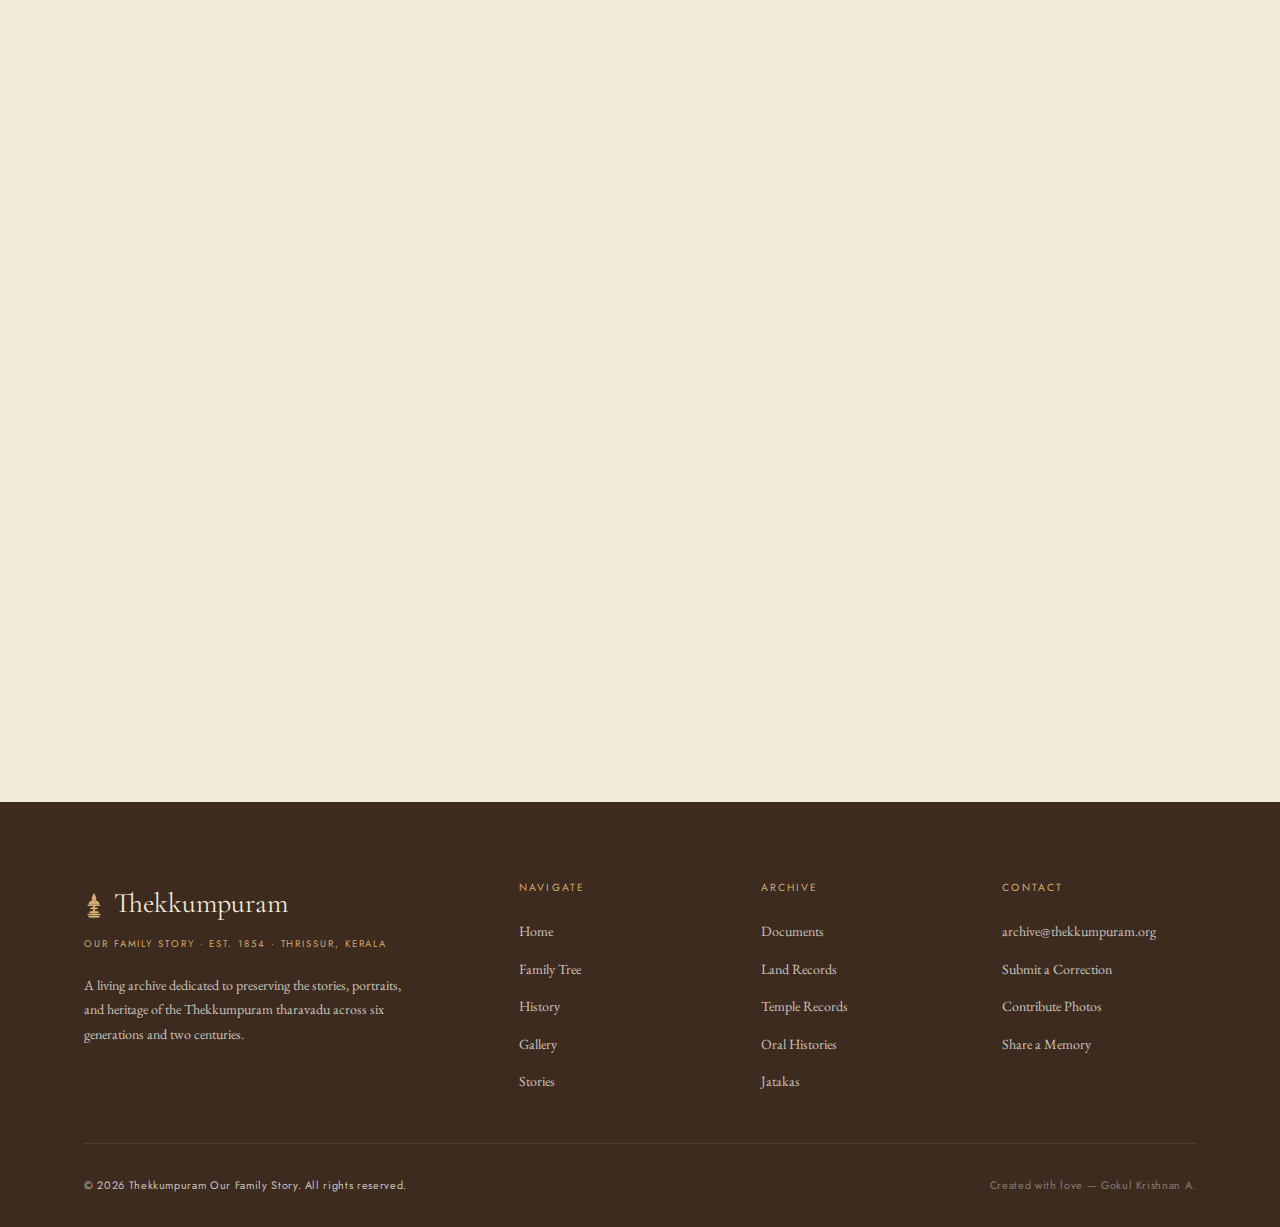
<file: genealogy/family.html>
<!DOCTYPE html>
<html lang="en">
<head>
  <meta charset="UTF-8" /><meta name="viewport" content="width=device-width, initial-scale=1.0" />
  <meta name="description" content="Thekkumpuram Family Tree — Six generations of ancestors, relatives, and descendants mapped across time." />
  <title>Family Tree — Thekkumpuram Our Family Story</title>
  <link rel="stylesheet" href="css/styles.css" />
  <link rel="icon" href="data:image/svg+xml,<svg xmlns='http://www.w3.org/2000/svg' viewBox='0 0 100 100'><text y='.9em' font-size='90'>🪔</text></svg>" />
</head>
<body>
  <header class="site-header" role="banner">
    <div class="nav-inner">
      <a href="index.html" class="nav-logo" aria-label="Thekkumpuram Our Family Story — Home">
        <svg class="nav-logo-mark" width="28" height="36" viewBox="0 0 30 38" fill="none" xmlns="http://www.w3.org/2000/svg" aria-hidden="true">
          <path d="M15 1C15 1 11.5 6.5 11.5 9.5C11.5 11.43 13.07 13 15 13C16.93 13 18.5 11.43 18.5 9.5C18.5 6.5 15 1 15 1Z" fill="currentColor"/>
          <path d="M15 5C15 5 13.5 8 13.5 9.5C13.5 10.33 14.17 11 15 11C15.83 11 16.5 10.33 16.5 9.5C16.5 8 15 5 15 5Z" fill="var(--cream)" opacity="0.5"/>
          <path d="M7 17C7 14 10.58 12 15 12C19.42 12 23 14 23 17V18.5H7V17Z" fill="currentColor"/>
          <path d="M7 18.5L3 20.5L5.5 18.5H7Z" fill="currentColor"/>
          <rect x="5.5" y="18.5" width="19" height="2" rx="1" fill="currentColor"/>
          <rect x="13.5" y="20.5" width="3" height="3" fill="currentColor"/>
          <ellipse cx="15" cy="24" rx="6" ry="1.8" fill="currentColor"/>
          <rect x="13.5" y="25.5" width="3" height="4" fill="currentColor"/>
          <ellipse cx="15" cy="30" rx="7.5" ry="2" fill="currentColor"/>
          <rect x="5" y="32" width="20" height="2.5" rx="1.25" fill="currentColor"/>
          <ellipse cx="15" cy="36.5" rx="9" ry="1.8" fill="currentColor"/>
        </svg>
        <div class="nav-logo-text">
          <span class="nav-logo-name">Thekkumpuram</span>
          <span class="nav-logo-tagline">Our Family Story · Est. 1854</span>
        </div>
      </a>
      <nav class="nav-menu" role="navigation" aria-label="Main navigation">
        <a href="index.html" class="nav-link">Home</a>
        <a href="family.html" class="nav-link active">Family</a>
        <a href="history.html" class="nav-link">History</a>
        <a href="gallery.html" class="nav-link">Gallery</a>
        <a href="blog.html" class="nav-link">Stories</a>
      </nav>
      <button class="nav-search-btn" aria-label="Search the archive"><svg xmlns="http://www.w3.org/2000/svg" width="18" height="18" viewBox="0 0 24 24" fill="none" stroke="currentColor" stroke-width="1.5" stroke-linecap="round" stroke-linejoin="round"><circle cx="11" cy="11" r="8"/><path d="m21 21-4.35-4.35"/></svg></button>
      <button class="nav-toggle" aria-label="Toggle navigation" aria-expanded="false"><span></span><span></span><span></span></button>
    </div>
  </header>
  <div class="search-overlay" role="dialog" aria-modal="true"><button class="search-close">✕</button><div class="search-box"><h3>Search the Archive</h3><div class="search-input-wrap"><input type="search" placeholder="Search ancestors, places, years…" /><button class="search-btn" type="button">Search</button></div></div></div>

  <nav class="breadcrumb" aria-label="Breadcrumb">
    <div class="container"><div class="breadcrumb-inner"><a href="index.html">Home</a><span class="breadcrumb-sep">›</span><span aria-current="page">Family Tree</span></div></div>
  </nav>

  <section class="page-hero" aria-labelledby="page-title">
    <div class="container">
      <span class="tag" style="display:block;margin-bottom:0.75rem;">Six Generations</span>
      <div class="divider center" aria-hidden="true"></div>
      <h1 id="page-title">The <em>Thekkumpuram</em> Family Tree</h1>
      <p>A visual lineage spanning 1832 to the present — mapping the connections, branches, and bonds of our tharavadu.</p>
    </div>
  </section>

  <main>
    <!-- FAMILY TREE DIAGRAM -->
    <section class="family-tree-section section-pad" aria-labelledby="tree-heading">
      <div class="container">
        <div class="section-heading">
          <span class="tag">Interactive Lineage</span>
          <div class="divider" aria-hidden="true"></div>
          <h2 id="tree-heading">Ancestral <em>Diagram</em></h2>
        </div>
        <div class="tree-controls" role="group" aria-label="Tree view controls">
          <button class="tree-btn active" type="button">All Generations</button>
          <button class="tree-btn" type="button">Ancestors Only</button>
          <button class="tree-btn" type="button">Descendants</button>
          <button class="tree-btn" type="button">Compact View</button>
        </div>
        <div class="tree-wrapper" role="region" aria-label="Family tree diagram">
          <div class="tree-container">
            <span class="tree-gen-label">First Generation · 1854</span>
            <div class="tree-gen">
              <div class="tree-node featured" tabindex="0" role="button" aria-label="Raman Thekkumpuram">
                <div class="tree-avatar" aria-hidden="true">👴</div>
                <div class="tree-name">Raman<br/>Thekkumpuram</div>
                <div class="tree-years">1832 – 1904</div>
                <div class="tree-rel">Patriarch</div>
              </div>
              <div style="display:flex;align-items:center;padding:0 0.5rem;color:var(--gold-light);font-family:var(--font-display);font-size:1.2rem;padding-top:0.5rem;">⚭</div>
              <div class="tree-node featured" tabindex="0" role="button" aria-label="Devaki Amma">
                <div class="tree-avatar" aria-hidden="true">👵</div>
                <div class="tree-name">Devaki Amma</div>
                <div class="tree-years">1838 – 1911</div>
                <div class="tree-rel">Matriarch</div>
              </div>
            </div>

            <div style="width:100%;height:48px;position:relative;display:flex;justify-content:center;align-items:center;" aria-hidden="true">
              <svg width="500" height="48" style="overflow:visible;">
                <line x1="250" y1="0" x2="250" y2="24" stroke="var(--gold-light)" stroke-width="1"/>
                <line x1="80" y1="24" x2="420" y2="24" stroke="var(--gold-light)" stroke-width="1"/>
                <line x1="80" y1="24" x2="80" y2="48" stroke="var(--gold-light)" stroke-width="1"/>
                <line x1="250" y1="24" x2="250" y2="48" stroke="var(--gold-light)" stroke-width="1"/>
                <line x1="420" y1="24" x2="420" y2="48" stroke="var(--gold-light)" stroke-width="1"/>
              </svg>
            </div>

            <span class="tree-gen-label">Second Generation · 1860s – 1880s</span>
            <div class="tree-gen">
              <div class="tree-node" tabindex="0" role="button" aria-label="Krishnan Nair">
                <div class="tree-avatar" aria-hidden="true">👨</div>
                <div class="tree-name">Krishnan<br/>Nair</div>
                <div class="tree-years">1862 – 1936</div>
                <div class="tree-rel">Karanavar</div>
              </div>
              <div class="tree-node" tabindex="0" role="button" aria-label="Lakshmi Amma">
                <div class="tree-avatar" aria-hidden="true">👩</div>
                <div class="tree-name">Lakshmi<br/>Amma</div>
                <div class="tree-years">1866 – 1942</div>
                <div class="tree-rel">Daughter</div>
              </div>
              <div class="tree-node" tabindex="0" role="button" aria-label="Narayanan Nair">
                <div class="tree-avatar" aria-hidden="true">🧔</div>
                <div class="tree-name">Narayanan<br/>Nair</div>
                <div class="tree-years">1870 – 1931</div>
                <div class="tree-rel">Son</div>
              </div>
            </div>

            <div style="width:100%;height:48px;position:relative;display:flex;justify-content:center;align-items:center;" aria-hidden="true">
              <svg width="600" height="48" style="overflow:visible;">
                <line x1="100" y1="0" x2="100" y2="24" stroke="var(--gold-light)" stroke-width="1"/>
                <line x1="100" y1="24" x2="300" y2="24" stroke="var(--gold-light)" stroke-width="1"/>
                <line x1="180" y1="24" x2="180" y2="48" stroke="var(--gold-light)" stroke-width="1"/>
                <line x1="300" y1="24" x2="300" y2="48" stroke="var(--gold-light)" stroke-width="1"/>
              </svg>
            </div>

            <span class="tree-gen-label">Third Generation · 1890s – 1910s</span>
            <div class="tree-gen" style="gap:2rem;">
              <div class="tree-node" tabindex="0" role="button" aria-label="Parukutty Amma">
                <div class="tree-avatar" aria-hidden="true">👩</div>
                <div class="tree-name">Parukutty<br/>Amma</div>
                <div class="tree-years">1892 – 1970</div>
                <div class="tree-rel">Granddaughter</div>
              </div>
              <div class="tree-node" tabindex="0" role="button" aria-label="Govindan Nair">
                <div class="tree-avatar" aria-hidden="true">👨</div>
                <div class="tree-name">Govindan<br/>Nair</div>
                <div class="tree-years">1895 – 1968</div>
                <div class="tree-rel">Grandson</div>
              </div>
              <div class="tree-node" tabindex="0" role="button" aria-label="Sarada Amma">
                <div class="tree-avatar" aria-hidden="true">👱‍♀️</div>
                <div class="tree-name">Sarada<br/>Amma</div>
                <div class="tree-years">1900 – 1975</div>
                <div class="tree-rel">Granddaughter</div>
              </div>
              <div class="tree-node" tabindex="0" role="button" aria-label="Madhavan Nair">
                <div class="tree-avatar" aria-hidden="true">🧑</div>
                <div class="tree-name">Madhavan<br/>Nair</div>
                <div class="tree-years">1904 – 1979</div>
                <div class="tree-rel">Grandson</div>
              </div>
            </div>
			<span class="tree-gen-label">Third Generation · 1890s – 1910s</span>
            <div class="tree-gen" style="gap:2rem;">
              <div class="tree-node" tabindex="0" role="button" aria-label="Parukutty Amma">
                <div class="tree-avatar" aria-hidden="true">👩</div>
                <div class="tree-name">Parukutty<br/>Amma</div>
                <div class="tree-years">1892 – 1970</div>
                <div class="tree-rel">Granddaughter</div>
              </div>
              <div class="tree-node" tabindex="0" role="button" aria-label="Govindan Nair">
                <div class="tree-avatar" aria-hidden="true">👨</div>
                <div class="tree-name">Govindan<br/>Nair</div>
                <div class="tree-years">1895 – 1968</div>
                <div class="tree-rel">Grandson</div>
              </div>
              <div class="tree-node" tabindex="0" role="button" aria-label="Sarada Amma">
                <div class="tree-avatar" aria-hidden="true">👱‍♀️</div>
                <div class="tree-name">Sarada<br/>Amma</div>
                <div class="tree-years">1900 – 1975</div>
                <div class="tree-rel">Granddaughter</div>
              </div>
              <div class="tree-node" tabindex="0" role="button" aria-label="Madhavan Nair">
                <div class="tree-avatar" aria-hidden="true">🧑</div>
                <div class="tree-name">Madhavan<br/>Nair</div>
                <div class="tree-years">1904 – 1979</div>
                <div class="tree-rel">Grandson</div>
              </div>
            </div>
            <div style="margin-top:2rem;text-align:center;">
              <span style="font-family:var(--font-ui);font-size:0.65rem;letter-spacing:0.15em;text-transform:uppercase;color:var(--gold);border:1px solid var(--gold-light);padding:0.5rem 1.25rem;cursor:pointer;">
                + 3 More Generations · Click to Expand
              </span>
            </div>
          </div>
        </div>
      </div>
    </section>

    <!-- MEMBER PROFILES -->
    <section class="members-section section-pad" aria-labelledby="members-heading">
      <div class="container">
        <div class="section-heading reveal">
          <span class="tag">Member Profiles</span>
          <div class="divider" aria-hidden="true"></div>
          <h2 id="members-heading">All <em>Family Members</em></h2>
        </div>

        <!-- Gen I -->
        <div class="generation-group reveal">
          <div class="generation-header">
            <span class="generation-number">I</span>
            <div><div class="generation-title">The Founders</div><div class="generation-count">2 Members · 1832–1911</div></div>
          </div>
          <div class="members-grid">
            <article class="member-card">
              <div class="member-card-header">
                <div class="member-avatar" aria-hidden="true">👴</div>
                <div>
                  <div class="member-name">Raman Thekkumpuram</div>
                  <div class="member-years">b. 1832 · d. 1904</div>
                  <div class="member-role">Patriarch · Farmer · Karanavar</div>
                </div>
              </div>
              <p class="member-bio">Born in central Thrissur district, Raman Nair established the family tharavadu in 1854 on fertile paddy land near the Periyar tributary. He served as the respected karanavar for over four decades, overseeing land cultivation, community disputes, and the ritual calendar of the family. Under his stewardship, the Thekkumpuram holdings grew to encompass over 80 acres of productive land.</p>
              <div class="member-links">
                <span class="member-link-tag">Father of Krishnan</span>
                <span class="member-link-tag">Husband of Devaki</span>
                <span class="member-link-tag">View Land Records</span>
              </div>
            </article>
            <article class="member-card">
              <div class="member-card-header">
                <div class="member-avatar" aria-hidden="true">👵</div>
                <div>
                  <div class="member-name">Devaki Amma</div>
                  <div class="member-years">b. 1838 · d. 1911</div>
                  <div class="member-role">Matriarch · Keeper of Tradition</div>
                </div>
              </div>
              <p class="member-bio">Born into the Kizhakkedom family of Irinjalakuda, she came to the Thekkumpuram tharavadu as a young woman and became its unshakeable center. Devaki Amma was the keeper of family rituals, of stories, of names and birth dates — a living archive before any written record was maintained. Her knowledge of the family's oral genealogy extended back five generations.</p>
              <div class="member-links">
                <span class="member-link-tag">Mother of Krishnan</span>
                <span class="member-link-tag">Wife of Raman</span>
                <span class="member-link-tag">Oral Histories</span>
              </div>
            </article>
          </div>
        </div>

        <!-- Gen II -->
        <div class="generation-group reveal">
          <div class="generation-header">
            <span class="generation-number">II</span>
            <div><div class="generation-title">The Second Generation</div><div class="generation-count">4 Members · 1860–1882</div></div>
          </div>
          <div class="members-grid">
            <article class="member-card">
              <div class="member-card-header">
                <div class="member-avatar" aria-hidden="true">👨</div>
                <div>
                  <div class="member-name">Krishnan Nair</div>
                  <div class="member-years">b. March 1862 · d. August 1936</div>
                  <div class="member-role">Karanavar · Landowner · Builder</div>
                </div>
              </div>
              <p class="member-bio">Eldest son and second karanavar, Krishnan expanded the tharavadu's influence during the British colonial period. He commissioned the grand nalukettu — a traditional four-wing courtyard home — in 1905, a structure that remains the ceremonial heart of the family. He also secured English-medium education for his sons, a decision that shaped the family's next generation.</p>
              <div class="member-links">
                <span class="member-link-tag">Son of Raman</span>
                <span class="member-link-tag">Father of Govindan</span>
                <span class="member-link-tag">Built Nalukettu 1905</span>
              </div>
            </article>
            <article class="member-card">
              <div class="member-card-header">
                <div class="member-avatar" aria-hidden="true">👩</div>
                <div>
                  <div class="member-name">Lakshmi Amma</div>
                  <div class="member-years">b. 1866 · d. 1942</div>
                  <div class="member-role">Daughter · Temple Patron</div>
                </div>
              </div>
              <p class="member-bio">Lakshmi remained devoted to the ancestral home and the local temple throughout her life. She was a gifted cook whose recipes — for payasam, olan, and thoran prepared for festivals — were passed down verbally through four generations of women in the tharavadu. Her grandson compiled these recipes in a notebook in 1988.</p>
              <div class="member-links">
                <span class="member-link-tag">Daughter of Raman</span>
                <span class="member-link-tag">Kerala Branch</span>
              </div>
            </article>
            <article class="member-card">
              <div class="member-card-header">
                <div class="member-avatar" aria-hidden="true">🧔</div>
                <div>
                  <div class="member-name">Narayanan Nair</div>
                  <div class="member-years">b. 1870 · d. 1931</div>
                  <div class="member-role">Son · District Clerk</div>
                </div>
              </div>
              <p class="member-bio">Youngest surviving son of Raman, Narayanan was the first of the family to enter government service, working as a district records clerk in Thrissur. He married Ammini Amma of the Valiyath family in 1894 and maintained the family's land records with meticulous care. His documents form the foundation of the family's written archive.</p>
              <div class="member-links">
                <span class="member-link-tag">Son of Raman</span>
                <span class="member-link-tag">Father of Madhavan</span>
                <span class="member-link-tag">View Documents</span>
              </div>
            </article>
          </div>
        </div>

        <div class="reveal" style="text-align:center;margin-top:1.5rem;">
          <a href="#" class="btn btn-outline">Load All Generations</a>
        </div>
      </div>
    </section>
  </main>

  <footer class="site-footer" role="contentinfo">
    <div class="container">
      <div class="footer-grid">
        <div>
          <div style="display:flex;align-items:center;gap:0.65rem;margin-bottom:0.25rem;">
            <svg width="20" height="26" viewBox="0 0 30 38" fill="none" style="color:var(--gold-light);" aria-hidden="true"><path d="M15 1C15 1 11.5 6.5 11.5 9.5C11.5 11.43 13.07 13 15 13C16.93 13 18.5 11.43 18.5 9.5C18.5 6.5 15 1 15 1Z" fill="currentColor"/><path d="M7 17C7 14 10.58 12 15 12C19.42 12 23 14 23 17V18.5H7V17Z" fill="currentColor"/><path d="M7 18.5L3 20.5L5.5 18.5H7Z" fill="currentColor"/><rect x="5.5" y="18.5" width="19" height="2" rx="1" fill="currentColor"/><rect x="13.5" y="20.5" width="3" height="3" fill="currentColor"/><ellipse cx="15" cy="24" rx="6" ry="1.8" fill="currentColor"/><rect x="13.5" y="25.5" width="3" height="4" fill="currentColor"/><ellipse cx="15" cy="30" rx="7.5" ry="2" fill="currentColor"/><rect x="5" y="32" width="20" height="2.5" rx="1.25" fill="currentColor"/><ellipse cx="15" cy="36.5" rx="9" ry="1.8" fill="currentColor"/></svg>
            <p class="footer-brand-name">Thekkumpuram</p>
          </div>
          <p class="footer-brand-sub">Our Family Story · Est. 1854 · Thrissur, Kerala</p>
          <p class="footer-about">A living archive dedicated to preserving the stories, portraits, and heritage of the Thekkumpuram tharavadu across six generations and two centuries.</p>
        </div>
        <div><p class="footer-heading">Navigate</p><ul class="footer-links"><li><a href="index.html">Home</a></li><li><a href="family.html">Family Tree</a></li><li><a href="history.html">History</a></li><li><a href="gallery.html">Gallery</a></li><li><a href="blog.html">Stories</a></li></ul></div>
        <div><p class="footer-heading">Archive</p><ul class="footer-links"><li><a href="#">Documents</a></li><li><a href="#">Land Records</a></li><li><a href="#">Temple Records</a></li><li><a href="#">Oral Histories</a></li><li><a href="#">Jatakas</a></li></ul></div>
        <div><p class="footer-heading">Contact</p><ul class="footer-links"><li><a href="mailto:archive@thekkumpuram.org">archive@thekkumpuram.org</a></li><li><a href="#">Submit a Correction</a></li><li><a href="#">Contribute Photos</a></li><li><a href="#">Share a Memory</a></li></ul></div>
      </div>
      <div class="footer-divider"></div>
      <div class="footer-bottom">
        <p>© 2026 Thekkumpuram Our Family Story. All rights reserved.</p>
        <p style="color:rgba(250,246,239,0.4);">Created with love — Gokul Krishnan A.</p>
      </div>
    </div>
  </footer>
  <button class="scroll-top" aria-label="Scroll to top of page"><svg xmlns="http://www.w3.org/2000/svg" width="18" height="18" viewBox="0 0 24 24" fill="none" stroke="currentColor" stroke-width="1.5" stroke-linecap="round" stroke-linejoin="round"><path d="m18 15-6-6-6 6"/></svg></button>
  <script src="js/main.js"></script>
</body>
</html>
</file>
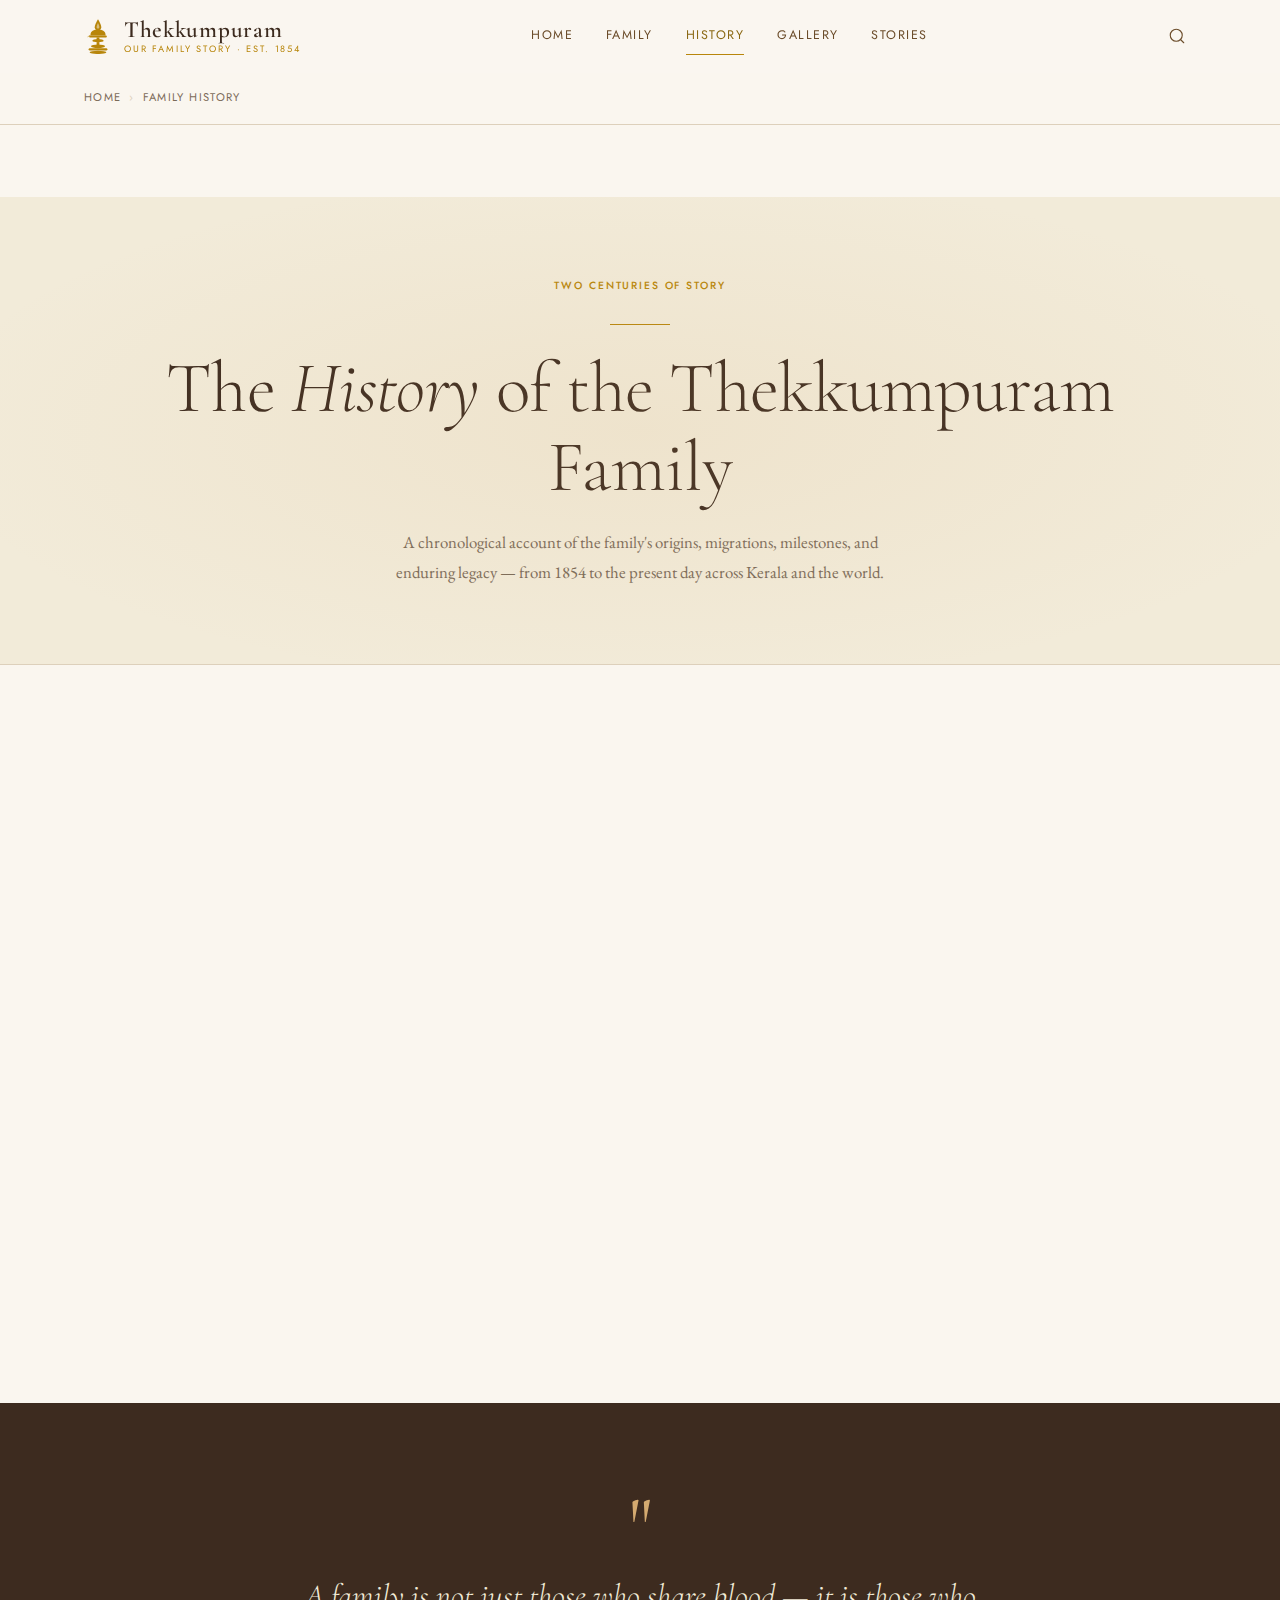
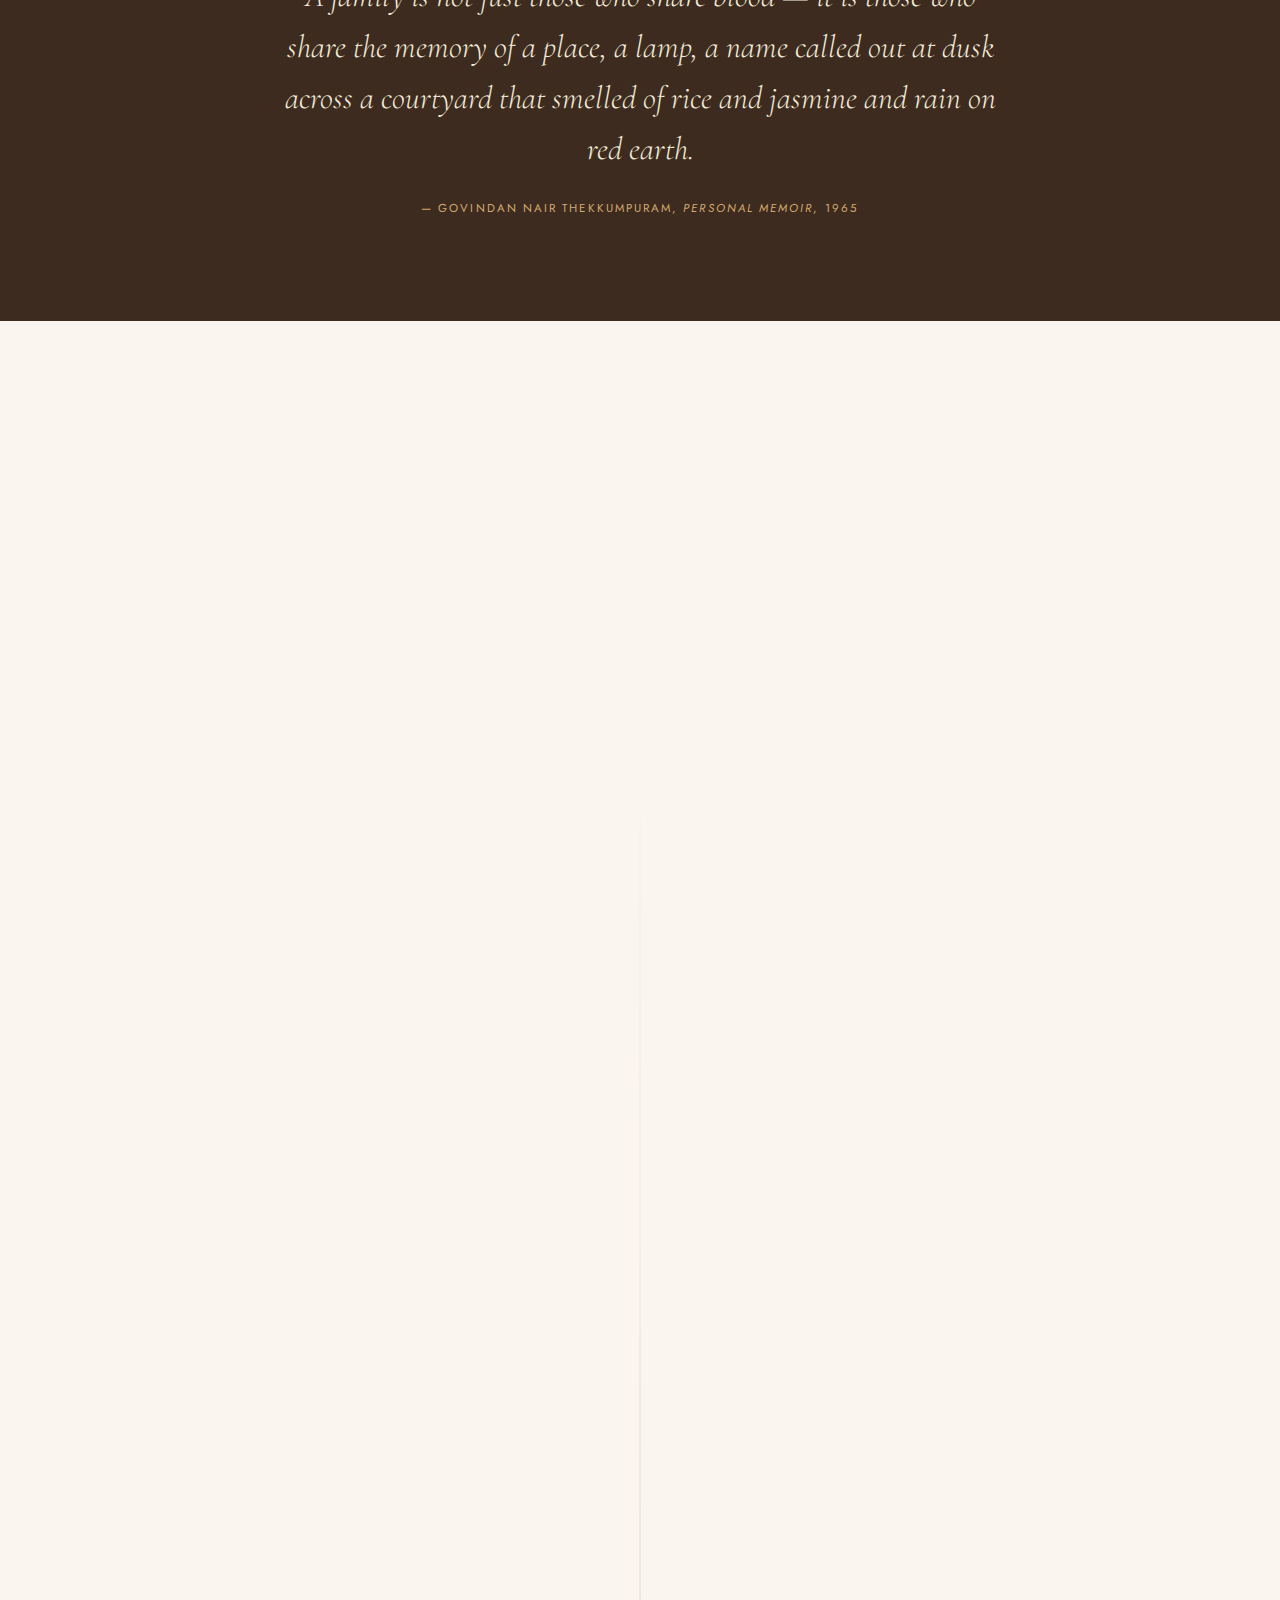
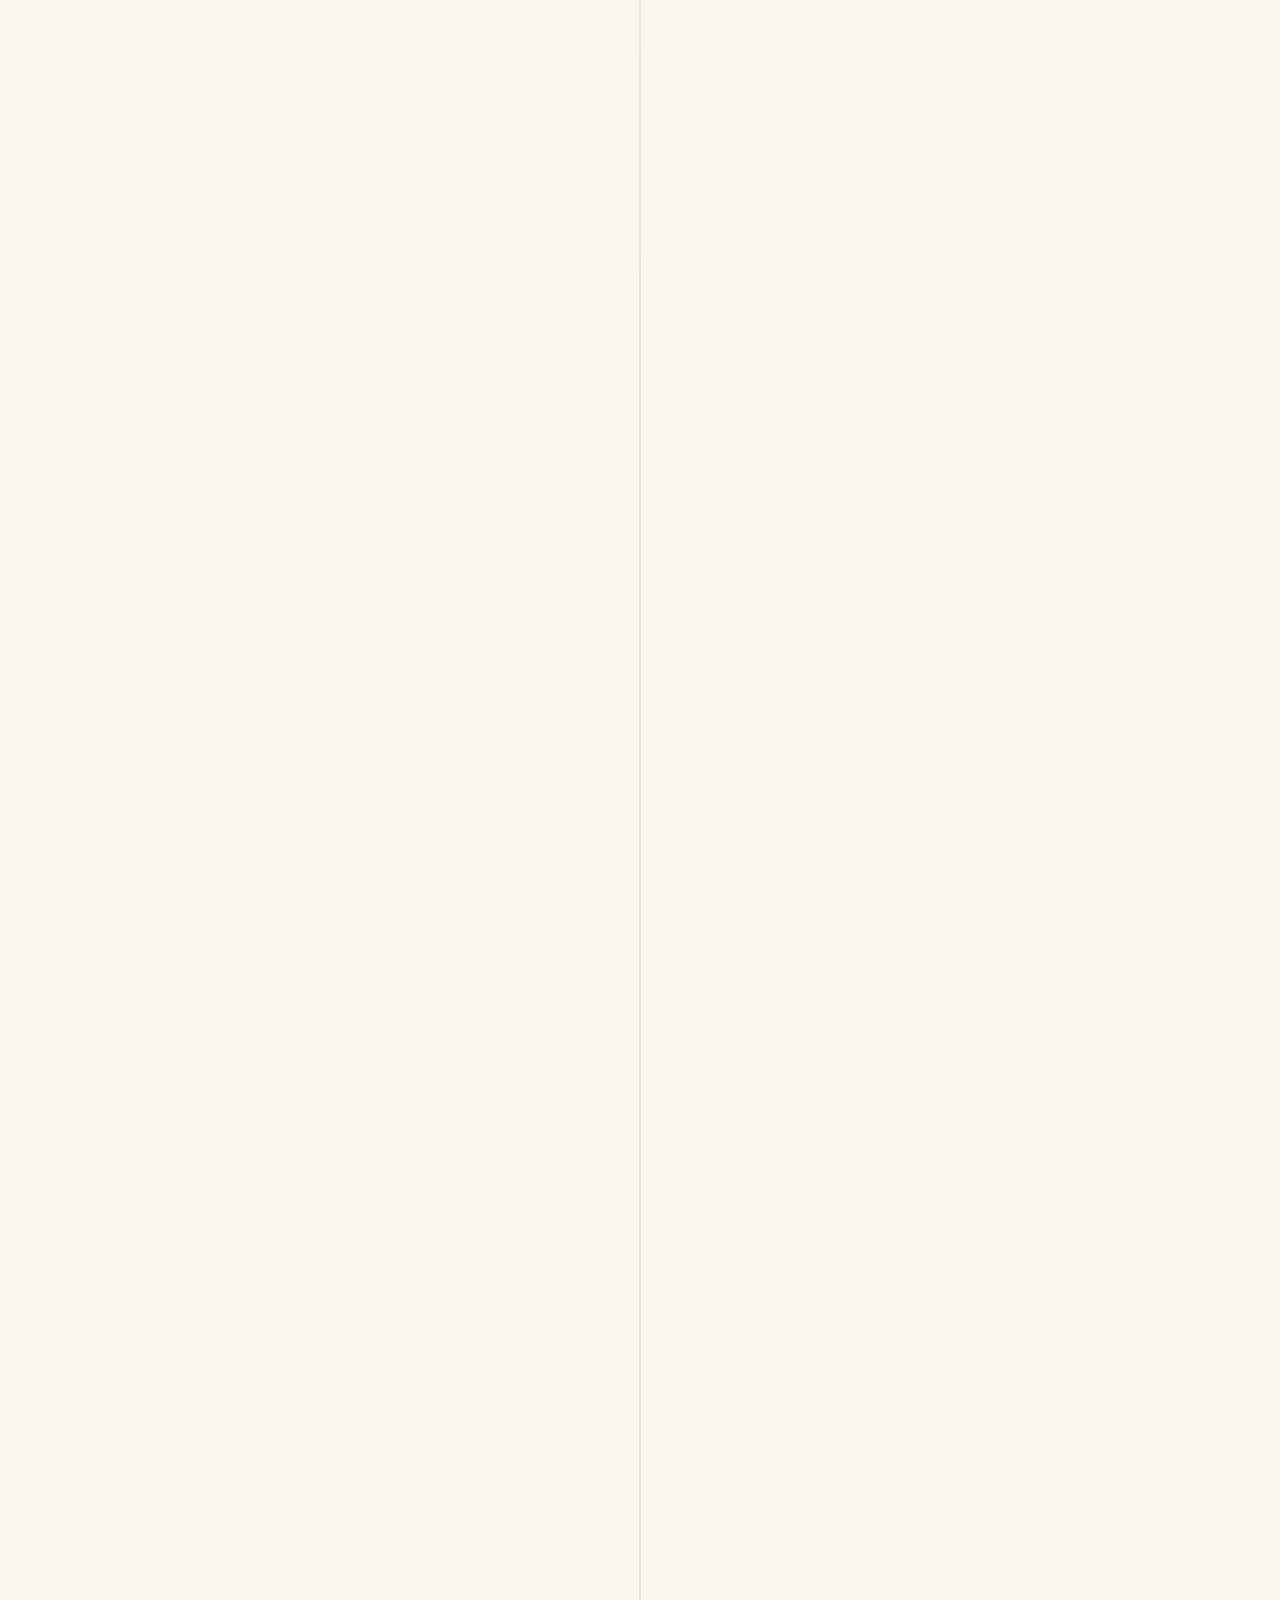
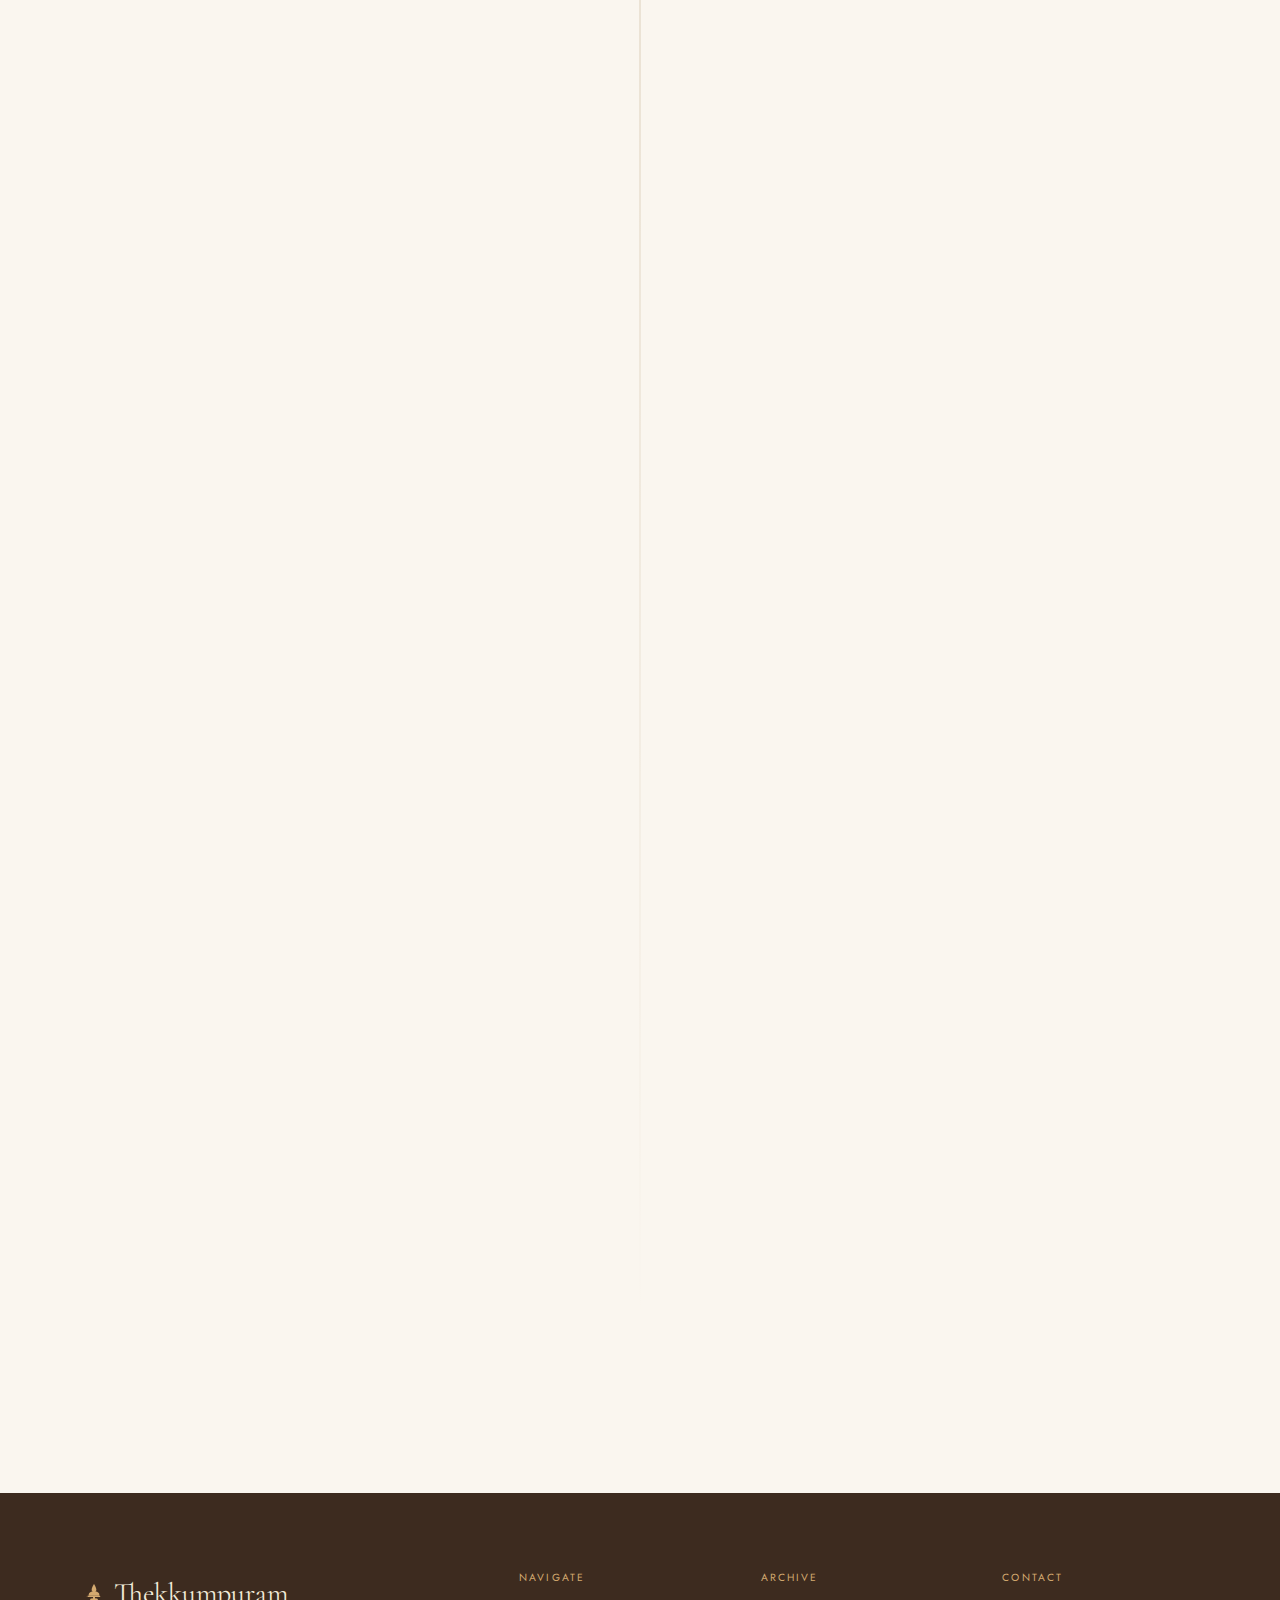
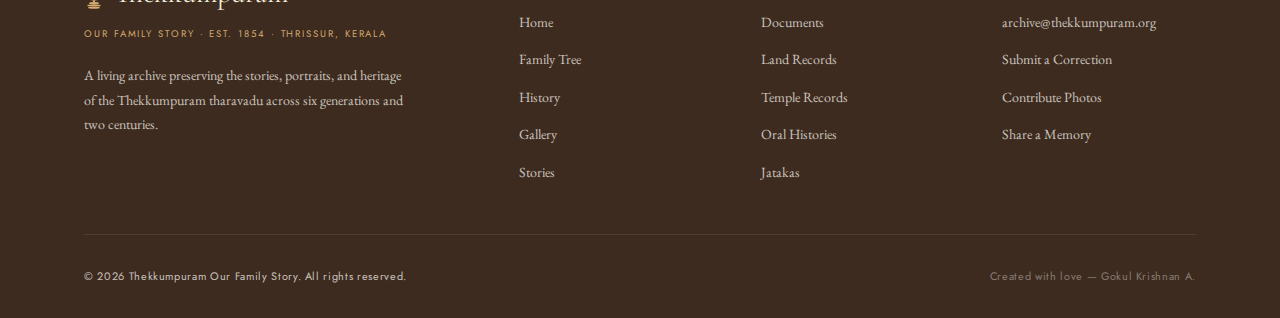
<file: genealogy/history.html>
<!DOCTYPE html>
<html lang="en">
<head>
  <meta charset="UTF-8" /><meta name="viewport" content="width=device-width, initial-scale=1.0" />
  <meta name="description" content="Thekkumpuram Family History — Chronological milestones, migrations, and heritage stories spanning two centuries of Kerala history." />
  <title>Family History — Thekkumpuram Our Family Story</title>
  <link rel="stylesheet" href="css/styles.css" />
  <link rel="icon" href="data:image/svg+xml,<svg xmlns='http://www.w3.org/2000/svg' viewBox='0 0 100 100'><text y='.9em' font-size='90'>🪔</text></svg>" />
</head>
<body>
  <header class="site-header" role="banner">
    <div class="nav-inner">
      <a href="index.html" class="nav-logo" aria-label="Thekkumpuram Our Family Story — Home">
        <svg class="nav-logo-mark" width="28" height="36" viewBox="0 0 30 38" fill="none" aria-hidden="true">
          <path d="M15 1C15 1 11.5 6.5 11.5 9.5C11.5 11.43 13.07 13 15 13C16.93 13 18.5 11.43 18.5 9.5C18.5 6.5 15 1 15 1Z" fill="currentColor"/>
          <path d="M15 5C15 5 13.5 8 13.5 9.5C13.5 10.33 14.17 11 15 11C15.83 11 16.5 10.33 16.5 9.5C16.5 8 15 5 15 5Z" fill="var(--cream)" opacity="0.5"/>
          <path d="M7 17C7 14 10.58 12 15 12C19.42 12 23 14 23 17V18.5H7V17Z" fill="currentColor"/>
          <path d="M7 18.5L3 20.5L5.5 18.5H7Z" fill="currentColor"/>
          <rect x="5.5" y="18.5" width="19" height="2" rx="1" fill="currentColor"/>
          <rect x="13.5" y="20.5" width="3" height="3" fill="currentColor"/>
          <ellipse cx="15" cy="24" rx="6" ry="1.8" fill="currentColor"/>
          <rect x="13.5" y="25.5" width="3" height="4" fill="currentColor"/>
          <ellipse cx="15" cy="30" rx="7.5" ry="2" fill="currentColor"/>
          <rect x="5" y="32" width="20" height="2.5" rx="1.25" fill="currentColor"/>
          <ellipse cx="15" cy="36.5" rx="9" ry="1.8" fill="currentColor"/>
        </svg>
        <div class="nav-logo-text">
          <span class="nav-logo-name">Thekkumpuram</span>
          <span class="nav-logo-tagline">Our Family Story · Est. 1854</span>
        </div>
      </a>
      <nav class="nav-menu" role="navigation" aria-label="Main navigation">
        <a href="index.html" class="nav-link">Home</a>
        <a href="family.html" class="nav-link">Family</a>
        <a href="history.html" class="nav-link active">History</a>
        <a href="gallery.html" class="nav-link">Gallery</a>
        <a href="blog.html" class="nav-link">Stories</a>
      </nav>
      <button class="nav-search-btn" aria-label="Search the archive"><svg xmlns="http://www.w3.org/2000/svg" width="18" height="18" viewBox="0 0 24 24" fill="none" stroke="currentColor" stroke-width="1.5" stroke-linecap="round" stroke-linejoin="round"><circle cx="11" cy="11" r="8"/><path d="m21 21-4.35-4.35"/></svg></button>
      <button class="nav-toggle" aria-label="Toggle navigation" aria-expanded="false"><span></span><span></span><span></span></button>
    </div>
  </header>
  <div class="search-overlay" role="dialog" aria-modal="true"><button class="search-close">✕</button><div class="search-box"><h3>Search the Archive</h3><div class="search-input-wrap"><input type="search" placeholder="Search ancestors, places, years…" /><button class="search-btn" type="button">Search</button></div></div></div>

  <nav class="breadcrumb" aria-label="Breadcrumb">
    <div class="container"><div class="breadcrumb-inner"><a href="index.html">Home</a><span class="breadcrumb-sep">›</span><span aria-current="page">Family History</span></div></div>
  </nav>

  <section class="page-hero" aria-labelledby="page-title">
    <div class="container">
      <span class="tag" style="display:block;margin-bottom:0.75rem;">Two Centuries of Story</span>
      <div class="divider center" aria-hidden="true"></div>
      <h1 id="page-title">The <em>History</em> of the Thekkumpuram Family</h1>
      <p>A chronological account of the family's origins, migrations, milestones, and enduring legacy — from 1854 to the present day across Kerala and the world.</p>
    </div>
  </section>

  <main>
    <!-- HERITAGE INTRO -->
    <section class="history-section section-pad">
      <div class="container">
        <div style="display:grid;grid-template-columns:1fr 1fr;gap:4rem;align-items:center;" class="reveal">
          <div>
            <span class="tag">Our Origins</span>
            <div class="divider" aria-hidden="true"></div>
            <h2 style="font-family:var(--font-display);font-size:clamp(1.8rem,3.5vw,2.8rem);font-weight:400;color:var(--brown-dark);line-height:1.15;margin-bottom:1.5rem;">From the <em>Paddy Fields</em> of Thrissur</h2>
            <p style="color:var(--muted);line-height:1.85;margin-bottom:1rem;">The Thekkumpuram story does not begin with a single dramatic event. It begins with a name — the name of a place, the southern quarter of a village in Thrissur district — and with a family that chose to be known by where they stood on the land.</p>
            <p style="color:var(--muted);line-height:1.85;margin-bottom:1rem;">Raman Thekkumpuram was not a wealthy zamindar. He was a farmer and community man who acquired land through careful work, maintained it through good seasons and bad, and handed it on to children who he ensured would know both its value and its responsibility.</p>
            <p style="color:var(--muted);line-height:1.85;">Six generations later, the Thekkumpuram family spans Kerala, India, and the global diaspora. But the lamp that Devaki Amma lit each evening in the nalukettu still burns — in memory, in practice, and in the meaning we give it.</p>
          </div>
          <div style="background:var(--parchment);border:1px solid var(--border);padding:2.5rem;text-align:center;">
            <div style="font-size:5rem;margin-bottom:1.5rem;" aria-hidden="true">🪔</div>
            <p style="font-family:var(--font-display);font-style:italic;font-size:1.1rem;color:var(--brown);line-height:1.6;margin-bottom:1rem;">"Light the lamp, say the name of each ancestor, and you will never be lost — for they will find you wherever you have gone."</p>
            <p style="font-family:var(--font-ui);font-size:0.65rem;letter-spacing:0.15em;text-transform:uppercase;color:var(--muted);">— Devaki Amma (oral tradition, passed through four generations)</p>
          </div>
        </div>
        <style>@media(max-width:768px){.history-intro-grid{grid-template-columns:1fr!important}}</style>
      </div>
    </section>

    <!-- QUOTE -->
    <div class="heritage-quote" role="complementary">
      <div class="container" style="text-align:center;">
        <div class="quote-mark" aria-hidden="true">"</div>
        <blockquote>A family is not just those who share blood — it is those who share the memory of a place, a lamp, a name called out at dusk across a courtyard that smelled of rice and jasmine and rain on red earth.</blockquote>
        <p class="quote-attr">— Govindan Nair Thekkumpuram, <em>Personal Memoir</em>, 1965</p>
      </div>
    </div>

    <!-- FULL TIMELINE -->
    <section class="history-section section-pad" aria-labelledby="timeline-full-heading">
      <div class="container">
        <div class="section-heading center reveal" style="margin-bottom:5rem;">
          <span class="tag">Chronological Timeline</span>
          <div class="divider center" aria-hidden="true"></div>
          <h2 id="timeline-full-heading">Key <em>Milestones</em></h2>
          <p>The defining moments that shaped the Thekkumpuram family across two centuries.</p>
        </div>

        <div class="full-timeline" role="list">

          <div class="timeline-event" role="listitem">
            <div class="event-content">
              <span class="event-tag">Founding</span>
              <h3 class="event-title">The Tharavadu is Established</h3>
              <p class="event-desc">Raman Thekkumpuram acquires land on the southern edge of his home village in Thrissur district and establishes the family tharavadu in 1854. The land — comprising productive paddy fields, a kitchen garden, and a small coconut grove — becomes the anchor of the family's identity for the next 170 years. The original land deed, in Malayalam script, survives in the Our Family Story.</p>
              <div class="event-photo-placeholder" role="img" aria-label="Illustration of Thrissur paddy fields">🌾</div>
              <p class="event-photo-caption">Paddy fields near Thrissur, Kerala — circa 1870s</p>
            </div>
            <div class="event-center"><div class="event-dot" aria-label="Year 1854"></div></div>
            <div class="event-empty"></div>
          </div>

          <div class="timeline-event" role="listitem">
            <div class="event-empty"></div>
            <div class="event-center"><div class="event-dot" aria-label="Year 1905"></div></div>
            <div class="event-content">
              <span class="event-tag">Architecture</span>
              <h3 class="event-title">The Grand Nalukettu is Completed</h3>
              <p class="event-desc">After three years of construction by traditional craftsmen from Palakkad, Krishnan Nair completes the nalukettu — a traditional Kerala four-winged courtyard home with carved wooden pillars, a tharavadu shrine room, and a central courtyard open to the sky. The structure, built without nails using traditional joinery, remains structurally sound today. It was designated a heritage structure by the Kerala government in 2010.</p>
              <div class="event-photo-placeholder" role="img" aria-label="Traditional Kerala nalukettu architecture">🏛️</div>
              <p class="event-photo-caption">The Thekkumpuram Nalukettu, Thrissur — photographed c.1955</p>
            </div>
          </div>

          <div class="timeline-event" role="listitem">
            <div class="event-content">
              <span class="event-tag">Education</span>
              <h3 class="event-title">First University Graduate</h3>
              <p class="event-desc">Govindan Nair, son of Krishnan, becomes the first member of the Thekkumpuram family to complete a university degree, graduating from the University of Madras with a degree in law in 1922. He returns to Thrissur to practice as an advocate and becomes a respected voice in local civic affairs. His decision sets the pattern of education that defines subsequent generations.</p>
            </div>
            <div class="event-center"><div class="event-dot" aria-label="Year 1922"></div></div>
            <div class="event-empty"></div>
          </div>

          <div class="timeline-event" role="listitem">
            <div class="event-empty"></div>
            <div class="event-center"><div class="event-dot" aria-label="Year 1948"></div></div>
            <div class="event-content">
              <span class="event-tag">Independence Era</span>
              <h3 class="event-title">Post-Independence Dispersal Begins</h3>
              <p class="event-desc">With Indian independence in 1947 and the subsequent changes to land tenure, two branches of the Thekkumpuram family relocate — one to Ernakulam, one to Madras — to pursue new professional opportunities. The tharavadu in Thrissur remains, but it is no longer the sole center of the family's daily life. The age of the extended joint family begins to give way to nuclear households across cities.</p>
            </div>
          </div>

          <div class="timeline-event" role="listitem">
            <div class="event-content">
              <span class="event-tag">Land Reform</span>
              <h3 class="event-title">The Kerala Land Reform Act Changes the Family</h3>
              <p class="event-desc">The Kerala Land Reform Act of 1963 (implemented 1969) redistributes landholdings across the state. The Thekkumpuram family, with significant paddy holdings, must relinquish a substantial portion of the estate. The nalukettu and a small surrounding plot are retained. The experience accelerates the professional migration of the fourth generation, who now look to education and employment rather than agriculture as their foundation.</p>
              <div class="event-photo-placeholder" role="img" aria-label="Historical Kerala land document">📋</div>
              <p class="event-photo-caption">Kerala Land Records — Thrissur District, 1969</p>
            </div>
            <div class="event-center"><div class="event-dot" aria-label="Year 1969"></div></div>
            <div class="event-empty"></div>
          </div>

          <div class="timeline-event" role="listitem">
            <div class="event-empty"></div>
            <div class="event-center"><div class="event-dot" aria-label="Year 1975"></div></div>
            <div class="event-content">
              <span class="event-tag">Global Migration</span>
              <h3 class="event-title">The Gulf Generation Departs</h3>
              <p class="event-desc">Three brothers of the fourth generation — Sathyanathan, Balan, and Rajan — travel to Abu Dhabi, Bahrain, and Kuwait respectively in 1975, joining the great Kerala Gulf migration that transformed millions of families across the state. Their remittances rebuild the nalukettu, fund the education of younger siblings, and send the family's reach across three continents for the first time in its history.</p>
              <div class="event-photo-placeholder" role="img" aria-label="Kerala Gulf migration era illustration">✈️</div>
              <p class="event-photo-caption">Calicut Airport — first Gulf departures, 1975</p>
            </div>
          </div>

          <div class="timeline-event" role="listitem">
            <div class="event-content">
              <span class="event-tag">Preservation</span>
              <h3 class="event-title">The Our Family Story Is Founded</h3>
              <p class="event-desc">Retired schoolteacher Sarojini Thekkumpuram-Menon begins collecting, transcribing, and photographing family documents, photographs, and oral testimonies over a five-year project completed in 1998. Her work — 12 notebooks of hand-transcribed oral histories, over 400 collected photographs, and all surviving land records — forms the backbone of this digital archive.</p>
            </div>
            <div class="event-center"><div class="event-dot" aria-label="Year 1993"></div></div>
            <div class="event-empty"></div>
          </div>

          <div class="timeline-event" role="listitem">
            <div class="event-empty"></div>
            <div class="event-center"><div class="event-dot" aria-label="Year 2024" style="background:var(--gold);width:20px;height:20px;top:1.25rem;"></div></div>
            <div class="event-content">
              <span class="event-tag">Today</span>
              <h3 class="event-title">The Living Archive Continues</h3>
              <p class="event-desc">Six generations since Raman Thekkumpuram established his tharavadu beside the paddy fields of Thrissur, the family now spans Kerala, Mumbai, Bangalore, the Gulf, Europe, and North America. The nalukettu still stands. The lamp is still lit each evening. And this archive grows, year by year, as more voices are added to the record of who we are and where we come from.</p>
            </div>
          </div>

        </div>
      </div>
    </section>
  </main>

  <footer class="site-footer" role="contentinfo">
    <div class="container">
      <div class="footer-grid">
        <div>
          <div style="display:flex;align-items:center;gap:0.65rem;margin-bottom:0.25rem;">
            <svg width="20" height="26" viewBox="0 0 30 38" fill="none" style="color:var(--gold-light);" aria-hidden="true"><path d="M15 1C15 1 11.5 6.5 11.5 9.5C11.5 11.43 13.07 13 15 13C16.93 13 18.5 11.43 18.5 9.5C18.5 6.5 15 1 15 1Z" fill="currentColor"/><path d="M7 17C7 14 10.58 12 15 12C19.42 12 23 14 23 17V18.5H7V17Z" fill="currentColor"/><path d="M7 18.5L3 20.5L5.5 18.5H7Z" fill="currentColor"/><rect x="5.5" y="18.5" width="19" height="2" rx="1" fill="currentColor"/><rect x="13.5" y="20.5" width="3" height="3" fill="currentColor"/><ellipse cx="15" cy="24" rx="6" ry="1.8" fill="currentColor"/><rect x="13.5" y="25.5" width="3" height="4" fill="currentColor"/><ellipse cx="15" cy="30" rx="7.5" ry="2" fill="currentColor"/><rect x="5" y="32" width="20" height="2.5" rx="1.25" fill="currentColor"/><ellipse cx="15" cy="36.5" rx="9" ry="1.8" fill="currentColor"/></svg>
            <p class="footer-brand-name">Thekkumpuram</p>
          </div>
          <p class="footer-brand-sub">Our Family Story · Est. 1854 · Thrissur, Kerala</p>
          <p class="footer-about">A living archive preserving the stories, portraits, and heritage of the Thekkumpuram tharavadu across six generations and two centuries.</p>
        </div>
        <div><p class="footer-heading">Navigate</p><ul class="footer-links"><li><a href="index.html">Home</a></li><li><a href="family.html">Family Tree</a></li><li><a href="history.html">History</a></li><li><a href="gallery.html">Gallery</a></li><li><a href="blog.html">Stories</a></li></ul></div>
        <div><p class="footer-heading">Archive</p><ul class="footer-links"><li><a href="#">Documents</a></li><li><a href="#">Land Records</a></li><li><a href="#">Temple Records</a></li><li><a href="#">Oral Histories</a></li><li><a href="#">Jatakas</a></li></ul></div>
        <div><p class="footer-heading">Contact</p><ul class="footer-links"><li><a href="mailto:archive@thekkumpuram.org">archive@thekkumpuram.org</a></li><li><a href="#">Submit a Correction</a></li><li><a href="#">Contribute Photos</a></li><li><a href="#">Share a Memory</a></li></ul></div>
      </div>
      <div class="footer-divider"></div>
      <div class="footer-bottom">
        <p>© 2026 Thekkumpuram Our Family Story. All rights reserved.</p>
        <p style="color:rgba(250,246,239,0.4);">Created with love — Gokul Krishnan A.</p>
      </div>
    </div>
  </footer>
  <button class="scroll-top" aria-label="Scroll to top of page"><svg xmlns="http://www.w3.org/2000/svg" width="18" height="18" viewBox="0 0 24 24" fill="none" stroke="currentColor" stroke-width="1.5" stroke-linecap="round" stroke-linejoin="round"><path d="m18 15-6-6-6 6"/></svg></button>
  <script src="js/main.js"></script>
</body>
</html>
</file>
<file: genealogy/css/styles.css>
/* ============================================================
   LINEAGE — Heritage Family Archive
   styles.css | Main Stylesheet
   ============================================================ */

/* -- Google Fonts Import -- */
@import url('https://fonts.googleapis.com/css2?family=Cormorant+Garamond:ital,wght@0,300;0,400;0,500;0,600;0,700;1,300;1,400;1,500&family=EB+Garamond:ital,wght@0,400;0,500;1,400&family=Jost:wght@300;400;500;600&display=swap');

/* -- CSS Custom Properties -- */
:root {
  --cream:       #FAF6EF;
  --parchment:   #F2EBD9;
  --gold-light:  #D4AA70;
  --gold:        #B8860B;
  --gold-deep:   #8B6914;
  --brown-light: #A08060;
  --brown:       #6B4C2A;
  --brown-dark:  #3D2B1F;
  --ink:         #1C1008;
  --muted:       #7A6A58;
  --border:      #DDD0BB;
  --shadow:      rgba(61, 43, 31, 0.12);

  --font-display: 'Cormorant Garamond', Georgia, serif;
  --font-body:    'EB Garamond', Georgia, serif;
  --font-ui:      'Jost', sans-serif;

  --transition: 0.4s cubic-bezier(0.25, 0.46, 0.45, 0.94);
  --radius: 2px;

  --max-w: 1240px;
  --pad: clamp(1.5rem, 5vw, 4rem);
}

/* -- Reset & Base -- */
*, *::before, *::after { box-sizing: border-box; margin: 0; padding: 0; }
html { scroll-behavior: smooth; font-size: 16px; }
body {
  font-family: var(--font-body);
  background: var(--cream);
  color: var(--ink);
  line-height: 1.75;
  overflow-x: hidden;
}
img { max-width: 100%; display: block; }
a { color: inherit; text-decoration: none; transition: color var(--transition); }
ul { list-style: none; }
button { cursor: pointer; border: none; background: none; font: inherit; }

/* -- Utility -- */
.container { max-width: var(--max-w); margin: 0 auto; padding: 0 var(--pad); }
.section-pad { padding: clamp(4rem, 8vw, 8rem) 0; }
.divider {
  width: 60px; height: 1px;
  background: var(--gold);
  margin: 1.5rem 0;
}
.divider.center { margin: 1.5rem auto; }
.tag {
  display: inline-block;
  font-family: var(--font-ui);
  font-size: 0.65rem;
  font-weight: 500;
  letter-spacing: 0.18em;
  text-transform: uppercase;
  color: var(--gold);
  padding: 0.25rem 0;
}
.sr-only { position: absolute; width:1px; height:1px; overflow:hidden; clip:rect(0,0,0,0); }

/* ============================================================
   NAVIGATION
   ============================================================ */
.site-header {
  position: fixed;
  top: 0; left: 0; right: 0;
  z-index: 1000;
  background: rgba(250, 246, 239, 0.95);
  backdrop-filter: blur(12px);
  border-bottom: 1px solid transparent;
  transition: border-color var(--transition), box-shadow var(--transition);
}
.site-header.scrolled {
  border-bottom-color: var(--border);
  box-shadow: 0 2px 24px var(--shadow);
}
.nav-inner {
  max-width: var(--max-w);
  margin: 0 auto;
  padding: 0 var(--pad);
  height: 72px;
  display: flex;
  align-items: center;
  justify-content: space-between;
  gap: 2rem;
}
.nav-logo {
  display: flex;
  align-items: center;
  gap: 0.75rem;
  line-height: 1;
}
.nav-logo-mark {
  color: var(--gold);
  flex-shrink: 0;
  transition: color var(--transition);
}
.nav-logo:hover .nav-logo-mark { color: var(--gold-deep); }
.nav-logo-text {
  display: flex;
  flex-direction: column;
  gap: 0.1rem;
}
.nav-logo-name {
  font-family: var(--font-display);
  font-size: 1.45rem;
  font-weight: 600;
  letter-spacing: 0.03em;
  color: var(--brown-dark);
  line-height: 1;
}
.nav-logo-tagline {
  font-family: var(--font-ui);
  font-size: 0.58rem;
  letter-spacing: 0.2em;
  text-transform: uppercase;
  color: var(--gold);
}
.nav-menu {
  display: flex;
  align-items: center;
  gap: 0.25rem;
}
.nav-link {
  font-family: var(--font-ui);
  font-size: 0.78rem;
  font-weight: 400;
  letter-spacing: 0.12em;
  text-transform: uppercase;
  color: var(--brown);
  padding: 0.5rem 0.9rem;
  position: relative;
  transition: color var(--transition);
}
.nav-link::after {
  content: '';
  position: absolute;
  bottom: 0; left: 0.9rem; right: 0.9rem;
  height: 1px;
  background: var(--gold);
  transform: scaleX(0);
  transition: transform var(--transition);
}
.nav-link:hover, .nav-link.active { color: var(--gold-deep); }
.nav-link:hover::after, .nav-link.active::after { transform: scaleX(1); }
.nav-search-btn {
  width: 38px; height: 38px;
  display: flex; align-items: center; justify-content: center;
  color: var(--brown);
  transition: color var(--transition);
}
.nav-search-btn:hover { color: var(--gold-deep); }
.nav-toggle {
  display: none;
  flex-direction: column;
  gap: 5px;
  width: 30px;
  padding: 4px;
}
.nav-toggle span {
  display: block; height: 1.5px;
  background: var(--brown-dark);
  transition: var(--transition);
}

/* Mobile nav */
@media (max-width: 768px) {
  .nav-toggle { display: flex; }
  .nav-menu {
    position: fixed;
    top: 72px; left: 0; right: 0;
    background: var(--cream);
    border-bottom: 1px solid var(--border);
    flex-direction: column;
    align-items: flex-start;
    gap: 0;
    padding: 1rem 0 1.5rem;
    transform: translateY(-110%);
    opacity: 0;
    transition: transform var(--transition), opacity var(--transition);
    pointer-events: none;
  }
  .nav-menu.open {
    transform: translateY(0);
    opacity: 1;
    pointer-events: all;
  }
  .nav-link {
    width: 100%;
    padding: 0.75rem var(--pad);
    font-size: 0.85rem;
  }
  .nav-link::after { left: var(--pad); right: var(--pad); }
}

/* Search Overlay */
.search-overlay {
  position: fixed;
  inset: 0;
  background: rgba(28, 16, 8, 0.7);
  backdrop-filter: blur(6px);
  z-index: 2000;
  display: flex;
  align-items: flex-start;
  justify-content: center;
  padding-top: 18vh;
  opacity: 0;
  pointer-events: none;
  transition: opacity var(--transition);
}
.search-overlay.open { opacity: 1; pointer-events: all; }
.search-box {
  width: min(600px, 90vw);
  background: var(--cream);
  border: 1px solid var(--border);
  padding: 2rem;
  box-shadow: 0 24px 80px rgba(28,16,8,0.3);
}
.search-box h3 {
  font-family: var(--font-display);
  font-size: 1.1rem;
  color: var(--muted);
  margin-bottom: 1rem;
  font-weight: 400;
  letter-spacing: 0.05em;
}
.search-input-wrap { display: flex; gap: 0; border: 1px solid var(--border); }
.search-input-wrap input {
  flex: 1;
  border: none;
  outline: none;
  padding: 0.85rem 1rem;
  font-family: var(--font-body);
  font-size: 1.05rem;
  background: transparent;
  color: var(--ink);
}
.search-input-wrap input::placeholder { color: var(--muted); }
.search-btn {
  padding: 0 1.25rem;
  background: var(--brown-dark);
  color: var(--cream);
  font-family: var(--font-ui);
  font-size: 0.7rem;
  letter-spacing: 0.12em;
  text-transform: uppercase;
  transition: background var(--transition);
}
.search-btn:hover { background: var(--brown); }
.search-close {
  position: absolute;
  top: 1.5rem; right: 1.5rem;
  color: var(--cream);
  font-size: 1.5rem;
  opacity: 0.7;
  transition: opacity var(--transition);
}
.search-close:hover { opacity: 1; }

/* ============================================================
   BREADCRUMB
   ============================================================ */
.breadcrumb {
  padding: 1rem 0;
  border-bottom: 1px solid var(--border);
  margin-top: 72px;
}
.breadcrumb-inner {
  display: flex;
  align-items: center;
  gap: 0.5rem;
  font-family: var(--font-ui);
  font-size: 0.7rem;
  letter-spacing: 0.12em;
  text-transform: uppercase;
  color: var(--muted);
}
.breadcrumb-inner a:hover { color: var(--gold-deep); }
.breadcrumb-sep { color: var(--border); }

/* ============================================================
   HERO — HOME
   ============================================================ */
.hero {
  min-height: 100svh;
  display: flex;
  flex-direction: column;
  justify-content: center;
  align-items: center;
  text-align: center;
  position: relative;
  overflow: hidden;
  padding: 8rem var(--pad) 6rem;
  background: var(--parchment);
}
.hero-bg {
  position: absolute;
  inset: 0;
  background:
    radial-gradient(ellipse 80% 60% at 50% 20%, rgba(212,170,112,0.15) 0%, transparent 60%),
    radial-gradient(ellipse 60% 40% at 80% 80%, rgba(107,76,42,0.08) 0%, transparent 50%);
}
.hero-ornament {
  position: absolute;
  top: 0; left: 0; right: 0;
  height: 4px;
  background: linear-gradient(90deg, transparent, var(--gold-light), var(--gold), var(--gold-light), transparent);
}
.hero-crest {
  font-size: 3rem;
  margin-bottom: 2rem;
  opacity: 0;
  animation: fadeUp 0.8s 0.2s forwards;
}
.hero-eyebrow {
  font-family: var(--font-ui);
  font-size: 0.7rem;
  letter-spacing: 0.3em;
  text-transform: uppercase;
  color: var(--gold);
  margin-bottom: 1.25rem;
  opacity: 0;
  animation: fadeUp 0.8s 0.4s forwards;
}
.hero-title {
  font-family: var(--font-display);
  font-size: clamp(3.5rem, 10vw, 7.5rem);
  font-weight: 300;
  line-height: 1.0;
  color: var(--brown-dark);
  letter-spacing: -0.01em;
  margin-bottom: 0.25rem;
  opacity: 0;
  animation: fadeUp 0.9s 0.5s forwards;
}
.hero-title em { font-style: italic; color: var(--brown); }
.hero-subtitle {
  font-family: var(--font-display);
  font-size: clamp(1rem, 2.5vw, 1.35rem);
  font-weight: 300;
  font-style: italic;
  color: var(--muted);
  margin-top: 1.25rem;
  letter-spacing: 0.02em;
  opacity: 0;
  animation: fadeUp 0.9s 0.7s forwards;
}
.hero-divider {
  width: 100px; height: 1px;
  background: linear-gradient(90deg, transparent, var(--gold), transparent);
  margin: 2.5rem auto;
  opacity: 0;
  animation: fadeUp 0.8s 0.85s forwards;
}
.hero-desc {
  max-width: 580px;
  font-size: 1.05rem;
  color: var(--muted);
  line-height: 1.8;
  opacity: 0;
  animation: fadeUp 0.9s 1s forwards;
}
.hero-ctas {
  display: flex;
  gap: 1rem;
  margin-top: 3rem;
  flex-wrap: wrap;
  justify-content: center;
  opacity: 0;
  animation: fadeUp 0.9s 1.1s forwards;
}
.hero-year {
  position: absolute;
  bottom: 3rem; left: 50%;
  transform: translateX(-50%);
  font-family: var(--font-ui);
  font-size: 0.65rem;
  letter-spacing: 0.25em;
  text-transform: uppercase;
  color: var(--muted);
  opacity: 0;
  animation: fadeIn 1s 1.5s forwards;
}
.hero-scroll {
  position: absolute;
  bottom: 2rem; left: 50%;
  transform: translateX(-50%);
  display: flex;
  flex-direction: column;
  align-items: center;
  gap: 0.5rem;
  color: var(--muted);
  font-family: var(--font-ui);
  font-size: 0.6rem;
  letter-spacing: 0.2em;
  text-transform: uppercase;
  opacity: 0;
  animation: fadeIn 1s 1.6s forwards;
}
.scroll-line {
  width: 1px; height: 48px;
  background: linear-gradient(to bottom, var(--gold-light), transparent);
  animation: scrollPulse 2s 2s infinite;
}

/* ============================================================
   BUTTONS
   ============================================================ */
.btn {
  display: inline-flex;
  align-items: center;
  gap: 0.5rem;
  font-family: var(--font-ui);
  font-size: 0.72rem;
  font-weight: 500;
  letter-spacing: 0.15em;
  text-transform: uppercase;
  padding: 0.85rem 2rem;
  border: 1px solid;
  transition: all var(--transition);
  position: relative;
  overflow: hidden;
}
.btn::before {
  content: '';
  position: absolute;
  inset: 0;
  background: currentColor;
  opacity: 0;
  transition: opacity var(--transition);
}
.btn:hover::before { opacity: 0.06; }
.btn-primary {
  background: var(--brown-dark);
  color: var(--cream);
  border-color: var(--brown-dark);
}
.btn-primary:hover { background: var(--brown); border-color: var(--brown); }
.btn-outline {
  background: transparent;
  color: var(--brown-dark);
  border-color: var(--brown-dark);
}
.btn-outline:hover { background: var(--brown-dark); color: var(--cream); }
.btn-gold {
  background: transparent;
  color: var(--gold-deep);
  border-color: var(--gold);
}
.btn-gold:hover { background: var(--gold); color: var(--cream); border-color: var(--gold); }
.btn svg { width: 14px; height: 14px; }

/* ============================================================
   SECTION HEADINGS
   ============================================================ */
.section-heading {
  margin-bottom: clamp(2.5rem, 5vw, 4rem);
}
.section-heading.center { text-align: center; }
.section-heading .tag { margin-bottom: 0.75rem; display: block; }
.section-heading h2 {
  font-family: var(--font-display);
  font-size: clamp(2rem, 4.5vw, 3.2rem);
  font-weight: 400;
  line-height: 1.15;
  color: var(--brown-dark);
  letter-spacing: -0.01em;
}
.section-heading h2 em { font-style: italic; color: var(--brown); }
.section-heading p {
  margin-top: 1rem;
  color: var(--muted);
  font-size: 1.05rem;
  max-width: 560px;
  line-height: 1.8;
}
.section-heading.center p { margin-left: auto; margin-right: auto; }

/* ============================================================
   NAV CARDS — HOME
   ============================================================ */
.nav-cards {
  background: var(--cream);
  padding: clamp(3rem, 6vw, 5rem) 0;
  border-top: 1px solid var(--border);
  border-bottom: 1px solid var(--border);
}
.nav-cards-grid {
  display: grid;
  grid-template-columns: repeat(4, 1fr);
  gap: 1px;
  background: var(--border);
  border: 1px solid var(--border);
}
@media (max-width: 768px) { .nav-cards-grid { grid-template-columns: repeat(2, 1fr); } }
@media (max-width: 480px) { .nav-cards-grid { grid-template-columns: 1fr; } }
.nav-card {
  background: var(--cream);
  padding: 2.5rem 2rem;
  text-align: center;
  transition: background var(--transition);
  cursor: pointer;
}
.nav-card:hover { background: var(--parchment); }
.nav-card-icon {
  font-size: 2rem;
  margin-bottom: 1.25rem;
  display: block;
}
.nav-card-title {
  font-family: var(--font-display);
  font-size: 1.2rem;
  font-weight: 500;
  color: var(--brown-dark);
  margin-bottom: 0.5rem;
}
.nav-card-desc {
  font-size: 0.88rem;
  color: var(--muted);
  line-height: 1.6;
}
.nav-card-link {
  display: inline-block;
  margin-top: 1.25rem;
  font-family: var(--font-ui);
  font-size: 0.65rem;
  letter-spacing: 0.18em;
  text-transform: uppercase;
  color: var(--gold);
  border-bottom: 1px solid transparent;
  transition: border-color var(--transition);
}
.nav-card:hover .nav-card-link { border-color: var(--gold-light); }

/* ============================================================
   ANCESTORS SECTION — HOME
   ============================================================ */
.ancestors { background: var(--parchment); }
.ancestors-grid {
  display: grid;
  grid-template-columns: repeat(3, 1fr);
  gap: 2rem;
}
@media (max-width: 900px) { .ancestors-grid { grid-template-columns: repeat(2, 1fr); } }
@media (max-width: 560px) { .ancestors-grid { grid-template-columns: 1fr; } }

.ancestor-card {
  background: var(--cream);
  border: 1px solid var(--border);
  overflow: hidden;
  transition: transform var(--transition), box-shadow var(--transition);
}
.ancestor-card:hover {
  transform: translateY(-4px);
  box-shadow: 0 12px 40px var(--shadow);
}
.ancestor-photo {
  width: 100%;
  aspect-ratio: 3/4;
  object-fit: cover;
  filter: sepia(20%) contrast(1.05);
  transition: filter var(--transition);
}
.ancestor-photo-placeholder {
  width: 100%;
  aspect-ratio: 3/4;
  background: linear-gradient(135deg, var(--parchment) 0%, var(--border) 100%);
  display: flex;
  flex-direction: column;
  align-items: center;
  justify-content: center;
  gap: 0.75rem;
  font-size: 3rem;
}
.ancestor-card:hover .ancestor-photo { filter: sepia(5%) contrast(1.08); }
.ancestor-info { padding: 1.5rem; border-top: 1px solid var(--border); }
.ancestor-name {
  font-family: var(--font-display);
  font-size: 1.25rem;
  font-weight: 500;
  color: var(--brown-dark);
  margin-bottom: 0.25rem;
}
.ancestor-years {
  font-family: var(--font-ui);
  font-size: 0.7rem;
  letter-spacing: 0.12em;
  color: var(--gold);
  margin-bottom: 0.75rem;
}
.ancestor-bio {
  font-size: 0.9rem;
  color: var(--muted);
  line-height: 1.65;
  display: -webkit-box;
  -webkit-line-clamp: 3;
  -webkit-box-orient: vertical;
  overflow: hidden;
}
.ancestor-rel {
  display: inline-block;
  margin-top: 1rem;
  font-family: var(--font-ui);
  font-size: 0.62rem;
  letter-spacing: 0.15em;
  text-transform: uppercase;
  color: var(--brown-light);
  padding: 0.25rem 0.75rem;
  border: 1px solid var(--border);
}

/* ============================================================
   TIMELINE PREVIEW — HOME
   ============================================================ */
.timeline-section { background: var(--brown-dark); color: var(--cream); }
.timeline-section .section-heading h2 { color: var(--parchment); }
.timeline-section .section-heading .tag { color: var(--gold-light); }
.timeline-preview {
  position: relative;
  padding-left: 2.5rem;
}
.timeline-preview::before {
  content: '';
  position: absolute;
  left: 0; top: 0; bottom: 0;
  width: 1px;
  background: linear-gradient(to bottom, transparent, var(--gold-light), var(--gold-light), transparent);
}
.timeline-item {
  position: relative;
  padding: 0 0 3rem 2rem;
  opacity: 0;
  transform: translateX(-20px);
  transition: opacity 0.6s ease, transform 0.6s ease;
}
.timeline-item.visible { opacity: 1; transform: translateX(0); }
.timeline-dot {
  position: absolute;
  left: -2.5rem;
  top: 0.35rem;
  width: 9px; height: 9px;
  border-radius: 50%;
  background: var(--gold-light);
  border: 2px solid var(--brown-dark);
  box-shadow: 0 0 0 1px var(--gold-light);
}
.timeline-year {
  font-family: var(--font-ui);
  font-size: 0.68rem;
  letter-spacing: 0.2em;
  text-transform: uppercase;
  color: var(--gold-light);
  margin-bottom: 0.4rem;
}
.timeline-title {
  font-family: var(--font-display);
  font-size: 1.3rem;
  font-weight: 400;
  color: var(--parchment);
  margin-bottom: 0.5rem;
}
.timeline-desc {
  font-size: 0.92rem;
  color: rgba(250,246,239,0.65);
  line-height: 1.7;
  max-width: 480px;
}

/* ============================================================
   BLOG PREVIEW — HOME
   ============================================================ */
.blog-preview { background: var(--cream); }
.blog-grid {
  display: grid;
  grid-template-columns: repeat(3, 1fr);
  gap: 2rem;
}
@media (max-width: 900px) { .blog-grid { grid-template-columns: repeat(2, 1fr); } }
@media (max-width: 560px) { .blog-grid { grid-template-columns: 1fr; } }
.blog-card {
  border: 1px solid var(--border);
  overflow: hidden;
  background: var(--cream);
  transition: box-shadow var(--transition), transform var(--transition);
}
.blog-card:hover { box-shadow: 0 8px 32px var(--shadow); transform: translateY(-3px); }
.blog-card-img {
  width: 100%;
  aspect-ratio: 16/9;
  object-fit: cover;
  filter: sepia(15%);
  transition: filter var(--transition);
}
.blog-card-img-placeholder {
  width: 100%;
  aspect-ratio: 16/9;
  background: linear-gradient(135deg, var(--parchment), var(--border));
  display: flex;
  align-items: center;
  justify-content: center;
  font-size: 2.5rem;
}
.blog-card:hover .blog-card-img { filter: sepia(5%); }
.blog-card-body { padding: 1.5rem; }
.blog-card-meta {
  display: flex; align-items: center; gap: 0.75rem;
  margin-bottom: 0.75rem;
}
.blog-card-cat {
  font-family: var(--font-ui);
  font-size: 0.6rem;
  letter-spacing: 0.18em;
  text-transform: uppercase;
  color: var(--gold);
  padding: 0.2rem 0.6rem;
  border: 1px solid var(--gold-light);
}
.blog-card-date {
  font-family: var(--font-ui);
  font-size: 0.68rem;
  letter-spacing: 0.08em;
  color: var(--muted);
}
.blog-card-title {
  font-family: var(--font-display);
  font-size: 1.15rem;
  font-weight: 500;
  color: var(--brown-dark);
  line-height: 1.35;
  margin-bottom: 0.5rem;
  transition: color var(--transition);
}
.blog-card:hover .blog-card-title { color: var(--brown); }
.blog-card-excerpt { font-size: 0.9rem; color: var(--muted); line-height: 1.65; }
.blog-card-footer {
  display: flex; align-items: center; justify-content: space-between;
  margin-top: 1.25rem;
  padding-top: 1.25rem;
  border-top: 1px solid var(--border);
}
.blog-card-read {
  font-family: var(--font-ui);
  font-size: 0.65rem;
  letter-spacing: 0.15em;
  text-transform: uppercase;
  color: var(--gold-deep);
}
.blog-card-read:hover { color: var(--brown); }

/* ============================================================
   FOOTER
   ============================================================ */
.site-footer {
  background: var(--brown-dark);
  color: rgba(250,246,239,0.75);
  padding: clamp(3rem, 6vw, 5rem) 0 2rem;
}
.footer-grid {
  display: grid;
  grid-template-columns: 2fr 1fr 1fr 1fr;
  gap: 3rem;
  margin-bottom: 3rem;
}
@media (max-width: 900px) { .footer-grid { grid-template-columns: 1fr 1fr; } }
@media (max-width: 560px) { .footer-grid { grid-template-columns: 1fr; gap: 2rem; } }
.footer-brand-name {
  font-family: var(--font-display);
  font-size: 1.75rem;
  font-weight: 400;
  color: var(--parchment);
  margin-bottom: 0.25rem;
}
.footer-brand-sub {
  font-family: var(--font-ui);
  font-size: 0.6rem;
  letter-spacing: 0.2em;
  text-transform: uppercase;
  color: var(--gold-light);
  margin-bottom: 1.25rem;
}
.footer-about { font-size: 0.88rem; line-height: 1.75; max-width: 320px; }
.footer-heading {
  font-family: var(--font-ui);
  font-size: 0.65rem;
  letter-spacing: 0.2em;
  text-transform: uppercase;
  color: var(--gold-light);
  margin-bottom: 1.25rem;
}
.footer-links { display: flex; flex-direction: column; gap: 0.6rem; }
.footer-links a {
  font-size: 0.88rem;
  transition: color var(--transition);
}
.footer-links a:hover { color: var(--parchment); }
.footer-divider {
  height: 1px;
  background: rgba(250,246,239,0.1);
  margin-bottom: 2rem;
}
.footer-bottom {
  display: flex;
  align-items: center;
  justify-content: space-between;
  gap: 1rem;
  font-family: var(--font-ui);
  font-size: 0.68rem;
  letter-spacing: 0.06em;
  flex-wrap: wrap;
}

/* ============================================================
   SCROLL TO TOP
   ============================================================ */
.scroll-top {
  position: fixed;
  bottom: 2rem; right: 2rem;
  width: 44px; height: 44px;
  background: var(--brown-dark);
  color: var(--cream);
  border: 1px solid var(--gold-light);
  display: flex; align-items: center; justify-content: center;
  opacity: 0;
  transform: translateY(12px);
  pointer-events: none;
  transition: opacity var(--transition), transform var(--transition), background var(--transition);
  z-index: 500;
}
.scroll-top.visible { opacity: 1; transform: translateY(0); pointer-events: all; }
.scroll-top:hover { background: var(--brown); }

/* ============================================================
   PAGE: FAMILY TREE
   ============================================================ */
.page-hero {
  margin-top: 72px;
  background: var(--parchment);
  padding: clamp(3rem, 6vw, 5rem) 0;
  text-align: center;
  border-bottom: 1px solid var(--border);
  position: relative;
  overflow: hidden;
}
.page-hero::before {
  content: '';
  position: absolute;
  inset: 0;
  background: radial-gradient(ellipse 80% 80% at 50% 50%, rgba(212,170,112,0.12) 0%, transparent 70%);
}
.page-hero h1 {
  font-family: var(--font-display);
  font-size: clamp(2.5rem, 6vw, 4.5rem);
  font-weight: 300;
  color: var(--brown-dark);
  line-height: 1.1;
  letter-spacing: -0.01em;
}
.page-hero h1 em { font-style: italic; }
.page-hero p {
  font-size: 1.05rem;
  color: var(--muted);
  max-width: 520px;
  margin: 1.25rem auto 0;
  line-height: 1.8;
}

/* Family Tree Diagram */
.family-tree-section { background: var(--cream); }
.tree-controls {
  display: flex;
  align-items: center;
  gap: 1rem;
  margin-bottom: 2rem;
  flex-wrap: wrap;
}
.tree-btn {
  font-family: var(--font-ui);
  font-size: 0.68rem;
  letter-spacing: 0.12em;
  text-transform: uppercase;
  padding: 0.55rem 1.1rem;
  border: 1px solid var(--border);
  color: var(--brown);
  background: transparent;
  cursor: pointer;
  transition: all var(--transition);
}
.tree-btn:hover, .tree-btn.active {
  background: var(--brown-dark);
  color: var(--cream);
  border-color: var(--brown-dark);
}
.tree-wrapper {
  overflow-x: auto;
  padding: 2rem 0;
  border: 1px solid var(--border);
  background: var(--parchment);
}
.tree-container {
  display: flex;
  flex-direction: column;
  align-items: center;
  gap: 0;
  min-width: 900px;
  padding: 3rem 2rem;
  position: relative;
}
.tree-gen-label {
  font-family: var(--font-ui);
  font-size: 0.6rem;
  letter-spacing: 0.2em;
  text-transform: uppercase;
  color: var(--gold);
  text-align: center;
  margin-bottom: 1.5rem;
  display: block;
}
.tree-gen {
  display: flex;
  justify-content: center;
  gap: 2.5rem;
  position: relative;
  width: 100%;
  margin-bottom: 0;
}
.tree-connector-row {
  width: 100%;
  height: 40px;
  display: flex;
  justify-content: center;
  position: relative;
}
.tree-node {
  display: flex;
  flex-direction: column;
  align-items: center;
  gap: 0.75rem;
  cursor: pointer;
  transition: transform var(--transition);
}
.tree-node:hover { transform: translateY(-3px); }
.tree-avatar {
  width: 80px; height: 80px;
  border-radius: 50%;
  border: 2px solid var(--gold-light);
  object-fit: cover;
  filter: sepia(20%);
  transition: border-color var(--transition), filter var(--transition);
  background: var(--border);
  display: flex;
  align-items: center;
  justify-content: center;
  font-size: 1.75rem;
  overflow: hidden;
}
.tree-node:hover .tree-avatar { border-color: var(--gold); filter: sepia(0%); }
.tree-node.featured .tree-avatar {
  width: 100px; height: 100px;
  border-color: var(--gold);
  border-width: 3px;
  box-shadow: 0 0 0 4px rgba(212,170,112,0.2);
}
.tree-name {
  font-family: var(--font-display);
  font-size: 0.88rem;
  font-weight: 500;
  color: var(--brown-dark);
  text-align: center;
  line-height: 1.3;
}
.tree-years {
  font-family: var(--font-ui);
  font-size: 0.6rem;
  letter-spacing: 0.1em;
  color: var(--muted);
  text-align: center;
}
.tree-rel {
  font-family: var(--font-ui);
  font-size: 0.58rem;
  letter-spacing: 0.15em;
  text-transform: uppercase;
  color: var(--gold);
  text-align: center;
}

/* SVG connector lines */
.tree-svg {
  position: absolute;
  top: 0; left: 0;
  width: 100%; height: 100%;
  pointer-events: none;
}

/* Member Profiles */
.members-section { background: var(--parchment); }
.generation-group { margin-bottom: 4rem; }
.generation-header {
  display: flex;
  align-items: center;
  gap: 1.5rem;
  margin-bottom: 2rem;
  padding-bottom: 1rem;
  border-bottom: 1px solid var(--border);
}
.generation-number {
  font-family: var(--font-display);
  font-size: 2.5rem;
  font-weight: 300;
  color: var(--gold-light);
  line-height: 1;
}
.generation-title {
  font-family: var(--font-display);
  font-size: 1.4rem;
  font-weight: 400;
  color: var(--brown-dark);
}
.generation-count {
  font-family: var(--font-ui);
  font-size: 0.65rem;
  letter-spacing: 0.15em;
  text-transform: uppercase;
  color: var(--muted);
  margin-top: 0.25rem;
}
.members-grid {
  display: grid;
  grid-template-columns: repeat(auto-fill, minmax(280px, 1fr));
  gap: 1.5rem;
}
.member-card {
  background: var(--cream);
  border: 1px solid var(--border);
  overflow: hidden;
  transition: box-shadow var(--transition), transform var(--transition);
}
.member-card:hover { box-shadow: 0 8px 32px var(--shadow); transform: translateY(-3px); }
.member-card-header {
  display: flex;
  align-items: center;
  gap: 1.25rem;
  padding: 1.5rem;
  border-bottom: 1px solid var(--border);
}
.member-avatar {
  width: 72px; height: 72px;
  border-radius: 50%;
  border: 2px solid var(--border);
  object-fit: cover;
  filter: sepia(15%);
  flex-shrink: 0;
  background: var(--parchment);
  display: flex;
  align-items: center;
  justify-content: center;
  font-size: 1.5rem;
  overflow: hidden;
}
.member-name { font-family: var(--font-display); font-size: 1.15rem; font-weight: 500; color: var(--brown-dark); }
.member-years { font-family: var(--font-ui); font-size: 0.68rem; letter-spacing: 0.1em; color: var(--gold); margin-top: 0.25rem; }
.member-role { font-family: var(--font-ui); font-size: 0.62rem; letter-spacing: 0.12em; text-transform: uppercase; color: var(--muted); margin-top: 0.25rem; }
.member-bio { padding: 1.25rem 1.5rem; font-size: 0.88rem; color: var(--muted); line-height: 1.65; }
.member-links {
  padding: 1rem 1.5rem;
  border-top: 1px solid var(--border);
  display: flex;
  gap: 0.75rem;
  flex-wrap: wrap;
}
.member-link-tag {
  font-family: var(--font-ui);
  font-size: 0.6rem;
  letter-spacing: 0.12em;
  text-transform: uppercase;
  color: var(--brown);
  padding: 0.25rem 0.65rem;
  border: 1px solid var(--border);
  transition: all var(--transition);
  cursor: pointer;
}
.member-link-tag:hover { background: var(--brown-dark); color: var(--cream); border-color: var(--brown-dark); }

/* ============================================================
   PAGE: HISTORY / TIMELINE
   ============================================================ */
.history-section { background: var(--cream); }
.full-timeline {
  position: relative;
  padding-left: 0;
}
.full-timeline::before {
  content: '';
  position: absolute;
  left: 50%;
  transform: translateX(-50%);
  top: 0; bottom: 0;
  width: 1px;
  background: linear-gradient(to bottom, transparent, var(--border), var(--border), transparent);
}
@media (max-width: 768px) {
  .full-timeline::before { left: 1.5rem; transform: none; }
}
.timeline-event {
  display: grid;
  grid-template-columns: 1fr 60px 1fr;
  gap: 0;
  margin-bottom: 4rem;
  opacity: 0;
  transform: translateY(30px);
  transition: opacity 0.7s ease, transform 0.7s ease;
}
.timeline-event.visible { opacity: 1; transform: translateY(0); }
.timeline-event:nth-child(even) .event-content { grid-column: 3; }
.timeline-event:nth-child(even) .event-empty { grid-column: 1; }
.timeline-event:nth-child(even) .event-center { grid-column: 2; }
@media (max-width: 768px) {
  .timeline-event {
    grid-template-columns: 3rem 1fr;
    gap: 1.5rem;
  }
  .timeline-event:nth-child(even) .event-content { grid-column: 2; }
  .timeline-event:nth-child(even) .event-empty { display: none; }
  .timeline-event:nth-child(even) .event-center { grid-column: 1; }
}
.event-content {
  background: var(--cream);
  border: 1px solid var(--border);
  padding: 2rem;
  position: relative;
}
.event-content::after {
  content: '';
  position: absolute;
  top: 1.5rem;
  right: -8px;
  width: 14px; height: 14px;
  background: var(--cream);
  border-right: 1px solid var(--border);
  border-top: 1px solid var(--border);
  transform: rotate(45deg);
}
.timeline-event:nth-child(even) .event-content::after {
  right: auto;
  left: -8px;
  border-right: none; border-top: none;
  border-left: 1px solid var(--border);
  border-bottom: 1px solid var(--border);
}
@media (max-width: 768px) {
  .event-content::after { display: none; }
}
.event-center {
  display: flex;
  justify-content: center;
  position: relative;
}
.event-dot {
  width: 16px; height: 16px;
  border-radius: 50%;
  background: var(--cream);
  border: 2px solid var(--gold);
  box-shadow: 0 0 0 3px rgba(212,170,112,0.2);
  position: absolute;
  top: 1.5rem;
  left: 50%;
  transform: translateX(-50%);
  z-index: 1;
}
.event-year-label {
  font-family: var(--font-display);
  font-size: 2rem;
  font-weight: 300;
  color: var(--border);
  writing-mode: vertical-rl;
  position: absolute;
  top: 3.5rem;
}
@media (max-width: 768px) {
  .event-dot { left: 50%; top: 0; }
  .event-year-label { display: none; }
}
.event-empty { }
.event-tag {
  font-family: var(--font-ui);
  font-size: 0.6rem;
  letter-spacing: 0.18em;
  text-transform: uppercase;
  color: var(--gold);
  margin-bottom: 0.5rem;
  display: block;
}
.event-title {
  font-family: var(--font-display);
  font-size: 1.3rem;
  font-weight: 500;
  color: var(--brown-dark);
  margin-bottom: 0.75rem;
  line-height: 1.3;
}
.event-desc { font-size: 0.92rem; color: var(--muted); line-height: 1.75; }
.event-photo {
  width: 100%;
  margin-top: 1.25rem;
  aspect-ratio: 16/9;
  object-fit: cover;
  filter: sepia(25%) contrast(1.05);
}
.event-photo-placeholder {
  width: 100%;
  margin-top: 1.25rem;
  aspect-ratio: 16/9;
  background: linear-gradient(135deg, var(--parchment), var(--border));
  display: flex;
  align-items: center;
  justify-content: center;
  font-size: 2.5rem;
}
.event-photo-caption {
  font-family: var(--font-ui);
  font-size: 0.68rem;
  letter-spacing: 0.08em;
  color: var(--muted);
  margin-top: 0.5rem;
  font-style: italic;
}

/* Heritage Story */
.heritage-quote {
  background: var(--brown-dark);
  color: var(--parchment);
  padding: clamp(4rem, 8vw, 7rem) 0;
  text-align: center;
}
.quote-mark {
  font-family: var(--font-display);
  font-size: 5rem;
  line-height: 0.5;
  color: var(--gold-light);
  margin-bottom: 1.5rem;
}
.heritage-quote blockquote {
  font-family: var(--font-display);
  font-size: clamp(1.35rem, 3vw, 2rem);
  font-style: italic;
  font-weight: 300;
  line-height: 1.6;
  max-width: 720px;
  margin: 0 auto 1.5rem;
}
.quote-attr {
  font-family: var(--font-ui);
  font-size: 0.72rem;
  letter-spacing: 0.18em;
  text-transform: uppercase;
  color: var(--gold-light);
}

/* ============================================================
   PAGE: BLOG
   ============================================================ */
.blog-section { background: var(--cream); }
.blog-filters {
  display: flex;
  gap: 0.5rem;
  margin-bottom: 3rem;
  flex-wrap: wrap;
}
.filter-btn {
  font-family: var(--font-ui);
  font-size: 0.65rem;
  letter-spacing: 0.15em;
  text-transform: uppercase;
  padding: 0.45rem 1rem;
  border: 1px solid var(--border);
  color: var(--muted);
  background: transparent;
  cursor: pointer;
  transition: all var(--transition);
}
.filter-btn:hover, .filter-btn.active {
  background: var(--brown-dark);
  color: var(--cream);
  border-color: var(--brown-dark);
}
.blog-listing {
  display: grid;
  grid-template-columns: 2fr 1fr;
  gap: 3rem;
}
@media (max-width: 900px) { .blog-listing { grid-template-columns: 1fr; } }
.blog-featured-card {
  border: 1px solid var(--border);
  overflow: hidden;
  transition: box-shadow var(--transition);
}
.blog-featured-card:hover { box-shadow: 0 12px 48px var(--shadow); }
.blog-featured-img {
  width: 100%;
  aspect-ratio: 16/8;
  object-fit: cover;
  filter: sepia(15%);
}
.blog-featured-img-placeholder {
  width: 100%;
  aspect-ratio: 16/8;
  background: linear-gradient(135deg, var(--parchment), var(--border));
  display: flex;
  align-items: center;
  justify-content: center;
  font-size: 4rem;
}
.blog-featured-body { padding: 2rem; }
.blog-full-title {
  font-family: var(--font-display);
  font-size: clamp(1.4rem, 3vw, 2rem);
  font-weight: 500;
  color: var(--brown-dark);
  line-height: 1.25;
  margin-bottom: 1rem;
}
.blog-sidebar { display: flex; flex-direction: column; gap: 1.5rem; }
.sidebar-post {
  display: flex;
  gap: 1rem;
  border-bottom: 1px solid var(--border);
  padding-bottom: 1.5rem;
}
.sidebar-post-img {
  width: 72px; height: 72px;
  object-fit: cover;
  filter: sepia(20%);
  flex-shrink: 0;
  background: var(--parchment);
  display: flex;
  align-items: center;
  justify-content: center;
  font-size: 1.5rem;
}
.sidebar-post-title {
  font-family: var(--font-display);
  font-size: 1rem;
  font-weight: 500;
  color: var(--brown-dark);
  line-height: 1.3;
  margin-bottom: 0.25rem;
  transition: color var(--transition);
}
.sidebar-post:hover .sidebar-post-title { color: var(--brown); }
.sidebar-post-date { font-family: var(--font-ui); font-size: 0.65rem; letter-spacing: 0.1em; color: var(--muted); }
.blog-all-posts { margin-top: 4rem; }
.blog-all-title {
  font-family: var(--font-display);
  font-size: 1.5rem;
  font-weight: 400;
  color: var(--brown-dark);
  margin-bottom: 2rem;
  padding-bottom: 1rem;
  border-bottom: 1px solid var(--border);
}
.blog-posts-grid {
  display: grid;
  grid-template-columns: repeat(3, 1fr);
  gap: 1.5rem;
}
@media (max-width: 900px) { .blog-posts-grid { grid-template-columns: repeat(2, 1fr); } }
@media (max-width: 560px) { .blog-posts-grid { grid-template-columns: 1fr; } }

/* ============================================================
   PAGE: GALLERY
   ============================================================ */
.gallery-section { background: var(--cream); }
.gallery-categories {
  display: flex;
  gap: 0.5rem;
  margin-bottom: 2.5rem;
  flex-wrap: wrap;
}
.gallery-masonry {
  column-count: 3;
  column-gap: 1rem;
}
@media (max-width: 900px) { .gallery-masonry { column-count: 2; } }
@media (max-width: 560px) { .gallery-masonry { column-count: 1; } }
.gallery-item {
  break-inside: avoid;
  margin-bottom: 1rem;
  position: relative;
  overflow: hidden;
  cursor: pointer;
}
.gallery-img {
  width: 100%;
  display: block;
  filter: sepia(20%) contrast(1.05);
  transition: filter var(--transition), transform var(--transition);
}
.gallery-img-placeholder {
  width: 100%;
  background: linear-gradient(135deg, var(--parchment), var(--border));
  display: flex;
  flex-direction: column;
  align-items: center;
  justify-content: center;
  gap: 0.5rem;
  font-size: 2rem;
  color: var(--brown-light);
}
.gallery-item:hover .gallery-img { filter: sepia(0%) contrast(1.08); transform: scale(1.03); }
.gallery-overlay {
  position: absolute;
  inset: 0;
  background: rgba(28,16,8,0);
  display: flex;
  flex-direction: column;
  justify-content: flex-end;
  padding: 1.25rem;
  transition: background var(--transition);
}
.gallery-item:hover .gallery-overlay { background: rgba(28,16,8,0.5); }
.gallery-caption {
  color: var(--cream);
  font-family: var(--font-display);
  font-size: 0.92rem;
  opacity: 0;
  transform: translateY(8px);
  transition: opacity var(--transition), transform var(--transition);
}
.gallery-item:hover .gallery-caption { opacity: 1; transform: translateY(0); }
.gallery-caption-year {
  font-family: var(--font-ui);
  font-size: 0.62rem;
  letter-spacing: 0.15em;
  color: var(--gold-light);
  margin-bottom: 0.25rem;
}

/* Lightbox */
.lightbox {
  position: fixed;
  inset: 0;
  background: rgba(28, 16, 8, 0.95);
  z-index: 3000;
  display: flex;
  align-items: center;
  justify-content: center;
  opacity: 0;
  pointer-events: none;
  transition: opacity var(--transition);
}
.lightbox.open { opacity: 1; pointer-events: all; }
.lightbox-content {
  max-width: 90vw;
  max-height: 90vh;
  position: relative;
}
.lightbox-img {
  max-width: 90vw;
  max-height: 80vh;
  object-fit: contain;
  filter: sepia(10%);
  display: block;
  font-size: 2rem;
  background: var(--parchment);
  padding: 2rem;
  text-align: center;
}
.lightbox-caption {
  color: rgba(250,246,239,0.75);
  font-family: var(--font-display);
  font-size: 0.95rem;
  margin-top: 1rem;
  text-align: center;
}
.lightbox-close {
  position: absolute;
  top: -2.5rem; right: 0;
  color: rgba(250,246,239,0.7);
  font-size: 1.5rem;
  cursor: pointer;
  transition: color var(--transition);
}
.lightbox-close:hover { color: var(--cream); }
.lightbox-nav {
  position: absolute;
  top: 50%; transform: translateY(-50%);
  color: rgba(250,246,239,0.7);
  font-size: 2rem;
  cursor: pointer;
  padding: 1rem;
  transition: color var(--transition);
}
.lightbox-nav:hover { color: var(--cream); }
.lightbox-prev { left: -4rem; }
.lightbox-next { right: -4rem; }
@media (max-width: 768px) {
  .lightbox-prev { left: 0.5rem; }
  .lightbox-next { right: 0.5rem; }
}

/* ============================================================
   ANIMATIONS
   ============================================================ */
@keyframes fadeUp {
  from { opacity: 0; transform: translateY(24px); }
  to   { opacity: 1; transform: translateY(0); }
}
@keyframes fadeIn {
  from { opacity: 0; }
  to   { opacity: 1; }
}
@keyframes scrollPulse {
  0%, 100% { opacity: 0.4; transform: scaleY(1); }
  50%       { opacity: 1;   transform: scaleY(1.2); }
}

/* Reveal on scroll */
.reveal {
  opacity: 0;
  transform: translateY(24px);
  transition: opacity 0.7s ease, transform 0.7s ease;
}
.reveal.visible { opacity: 1; transform: translateY(0); }
.reveal-delay-1 { transition-delay: 0.1s; }
.reveal-delay-2 { transition-delay: 0.2s; }
.reveal-delay-3 { transition-delay: 0.3s; }
.reveal-delay-4 { transition-delay: 0.4s; }
</file>
